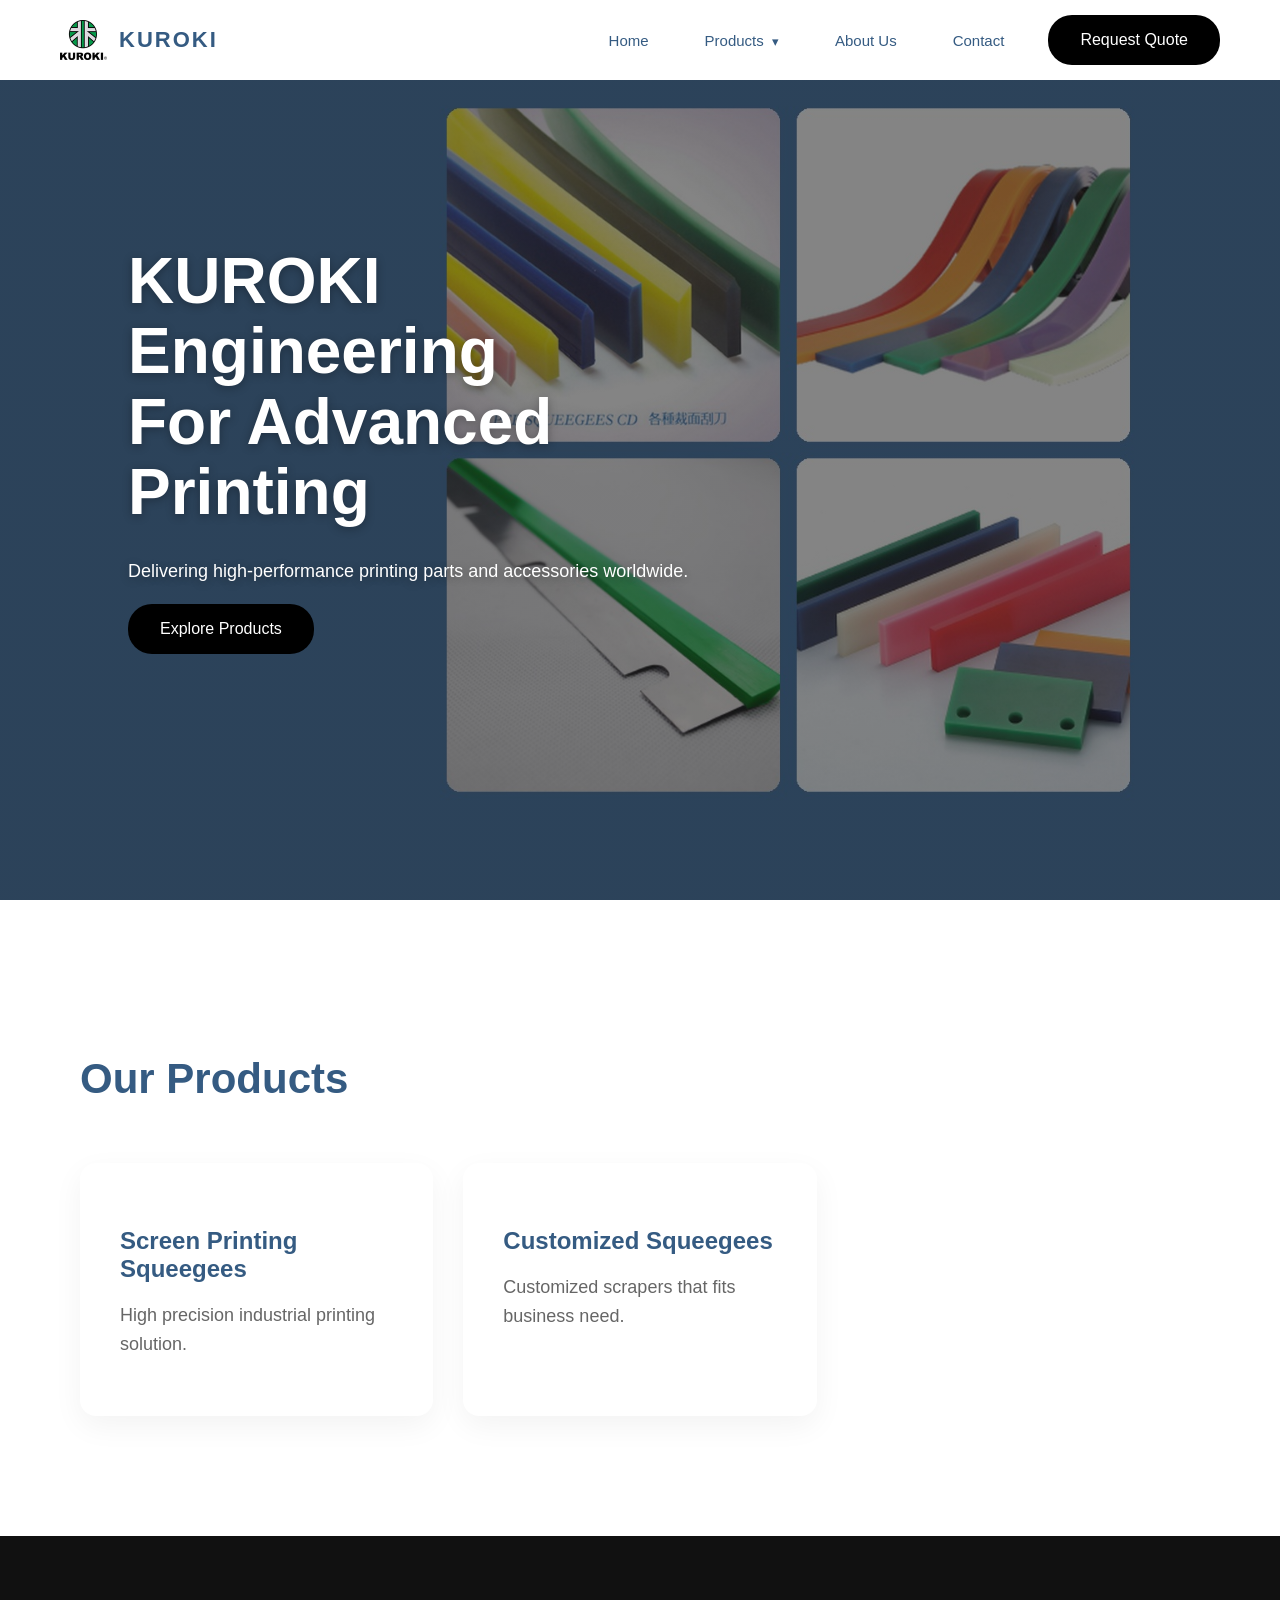
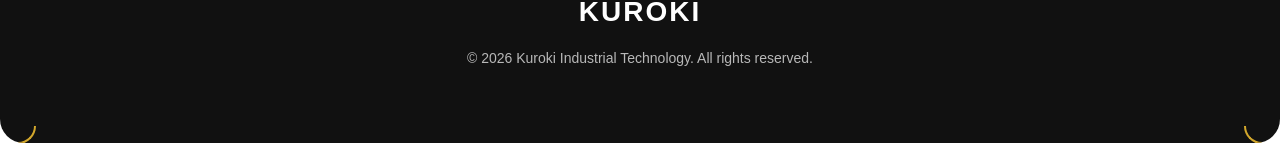
<file: index.html>
<!DOCTYPE html>

<!-- 
告诉浏览器：
这是一个 HTML5 网页文件
-->
<html lang="en">


<head>


<!-- 
网页字符编码
支持中文、英文以及特殊符号
-->
<meta charset="UTF-8">



<!-- 
响应式设计设置

让网页可以适配：
电脑
平板
手机
-->
<meta 
name="viewport" 
content="width=device-width, initial-scale=1.0">



<!-- 
浏览器标签页显示名称
-->
<title>
Kuroki Industrial Technology
</title>




<!-- 
连接外部 CSS 文件

后续所有视觉设计：
颜色
字体
布局
动画

都会写在 style.css
-->
<link 
rel="stylesheet" 
href="style.css">



</head>





<body>





<!-- ==================================================
                    NAVBAR
=================================================== -->


<!-- 
固定顶部导航栏

功能：
1. Logo展示
2. 网站页面入口
3. Request Quote按钮


设计要求：
80px高度
白色背景

-->
<header class="navbar">





<!-- 公司Logo -->

<div class="logo" style="cursor: pointer;" onclick="window.location.href='index.html'">
    <img src="logo.png" alt="Kuroki Logo">
    <span>KUROKI</span>
</div>



<!-- 
移动端汉堡按钮

只在900px以下显示

点击控制菜单展开/收起
-->
<button class="menu-toggle" onclick="toggleMenu()">
<span></span>
<span></span>
<span></span>
</button>



<!-- 
导航菜单区域

对应设计：

Home
Products
About Us
Contact

包含 id="mainMenu" 供 JS 控制展开/收起
-->
        <nav class="menu" id="mainMenu">
        <a href="index.html">Home</a>
        <div class="dropdown">
            <a href="#" class="dropdown-toggle" onclick="toggleDropdown(event)">
                Products <small>▾</small>
            </a>
            <div class="dropdown-menu">
                <div class="dropdown-column">
                    <h4>Screen Printing Squeegees</h4>
                    <a href="product-xp.html">X/XP Series</a>
                    <a href="product-sr.html">S/SR Series</a>
                    <a href="product-v.html">V/VP Series</a>
                    <a href="product-c.html">C Series</a>
                </div>
                <div class="dropdown-column">
                    <h4>&nbsp;</h4>
                    <a href="product-ep.html">EP Series</a>
                    <a href="product-sp.html">SP/SPB Series</a>
                    <a href="product-tp.html">TP Series</a>
                </div>
                <div class="dropdown-column">
                    <h4>Customized</h4>
                    <a href="product-custom.html">Customized Squeegees</a>
                </div>
                <div class="dropdown-column">
                    <h4>Product Guide</h4>
                    <a href="product-guide-choice.html">How to choose right squeegees</a>
                    <a href="product-guide-maintenance.html">Maintenance Guide</a>
                </div>
            </div>
        </div>
        <a href="about.html">About Us</a>
        <a href="contact.html">Contact</a>
        <button onclick="window.location.href='contact.html'">Request Quote</button>
    </nav>


</header>









<!-- ==================================================
                    HERO SECTION
=================================================== -->



<!--

Homepage 第一屏

高度：
100vh


包含：

工业背景图片

主标题

描述文字

Explore Products按钮


-->
<section class="hero">





<!--

Hero内部内容

控制文字位置

-->
<div class="hero-content">






<h1>

KUROKI Engineering
<br>

For Advanced Printing

</h1>






<p>

Delivering high-performance
printing parts and accessories worldwide.

</p>







<!--

主要行动按钮

用户点击进入产品页面

-->
<button onclick="openProductDropdown()">

Explore Products

</button>




</div>


</section>











<!-- ==================================================
                    PRODUCTS SECTION
=================================================== -->



<section class="products">






<!-- 区域标题 -->

<h2>

Our Products

</h2>







<!--

产品Grid布局


未来增加产品：

只需要复制一个 product-card

即可扩展

-->
<div class="product-grid">








<!-- Product Card 1 -->


<div class="product-card">



<h3>

Screen Printing Squeegees

</h3>




<p>

High precision industrial printing solution.

</p>



</div>







<!-- Product Card 2 -->


<div class="product-card">



<h3>

Customized Squeegees

</h3>



<p>

Customized scrapers that fits business need.

</p>



</div>





</div>



</section>















<footer class="footer">
    <div class="container">
        <div class="footer-logo">KUROKI</div>
        <p>&copy; 2026 Kuroki Industrial Technology. All rights reserved.</p>
    </div>
</footer>

<!-- 
移动端菜单交互脚本

控制汉堡菜单展开/收起

控制Products点击展开
-->
<script>

var mainMenu = document.getElementById('mainMenu');
var menuToggleBtn = document.querySelector('.menu-toggle');


/*
点击汉堡按钮

展开/收起整个移动端菜单

同时把按钮变成 X 图标，
并且在收起时，顺便把 Products 子菜单也收起
*/

function toggleMenu() {

mainMenu.classList.toggle('menu-open');

menuToggleBtn.classList.toggle('active');


if (!mainMenu.classList.contains('menu-open')) {

closeAllDropdowns();

}

}


/*
点击 Products

展开/收起子菜单（X / S / V / XP-SR 系列）
*/

function toggleDropdown(e) {

// 阻止点击跳转到 #
e.preventDefault();

// 防止这次点击被外部区域的关闭逻辑立刻抓到，导致刚展开又被关掉
e.stopPropagation();

e.currentTarget
.closest('.dropdown')
.classList.toggle('dropdown-open');

}

function openProductDropdown() {
    window.scrollTo({ top: 0, behavior: 'smooth' });
    setTimeout(function() {
        var dropdown = document.querySelector('.dropdown');
        if (dropdown) {
            dropdown.classList.add('dropdown-open');
        }
    }, 500);
}


/*
收起所有展开的 Products 子菜单
*/

function closeAllDropdowns() {

document.querySelectorAll('.dropdown.dropdown-open')
.forEach(function(d) {
d.classList.remove('dropdown-open');
});

}


/*
点击菜单里的普通链接
（Home / About Us / Contact / 
Request Quote / X Series 等具体产品链接）

自动收起整个移动端菜单
*/

document.querySelectorAll('#mainMenu a:not(.dropdown-toggle)')
.forEach(function(link) {

link.addEventListener('click', function() {

mainMenu.classList.remove('menu-open');
menuToggleBtn.classList.remove('active');
closeAllDropdowns();

});

});


/*
点击菜单以外的任何区域

自动收起整个移动端菜单
*/

document.addEventListener('click', function(e) {

var clickedInsideMenu = mainMenu.contains(e.target);
var clickedToggleBtn = menuToggleBtn.contains(e.target);

if (!clickedInsideMenu && !clickedToggleBtn) {

mainMenu.classList.remove('menu-open');
menuToggleBtn.classList.remove('active');
closeAllDropdowns();

}

});

</script>


</body>


</html>
</file>
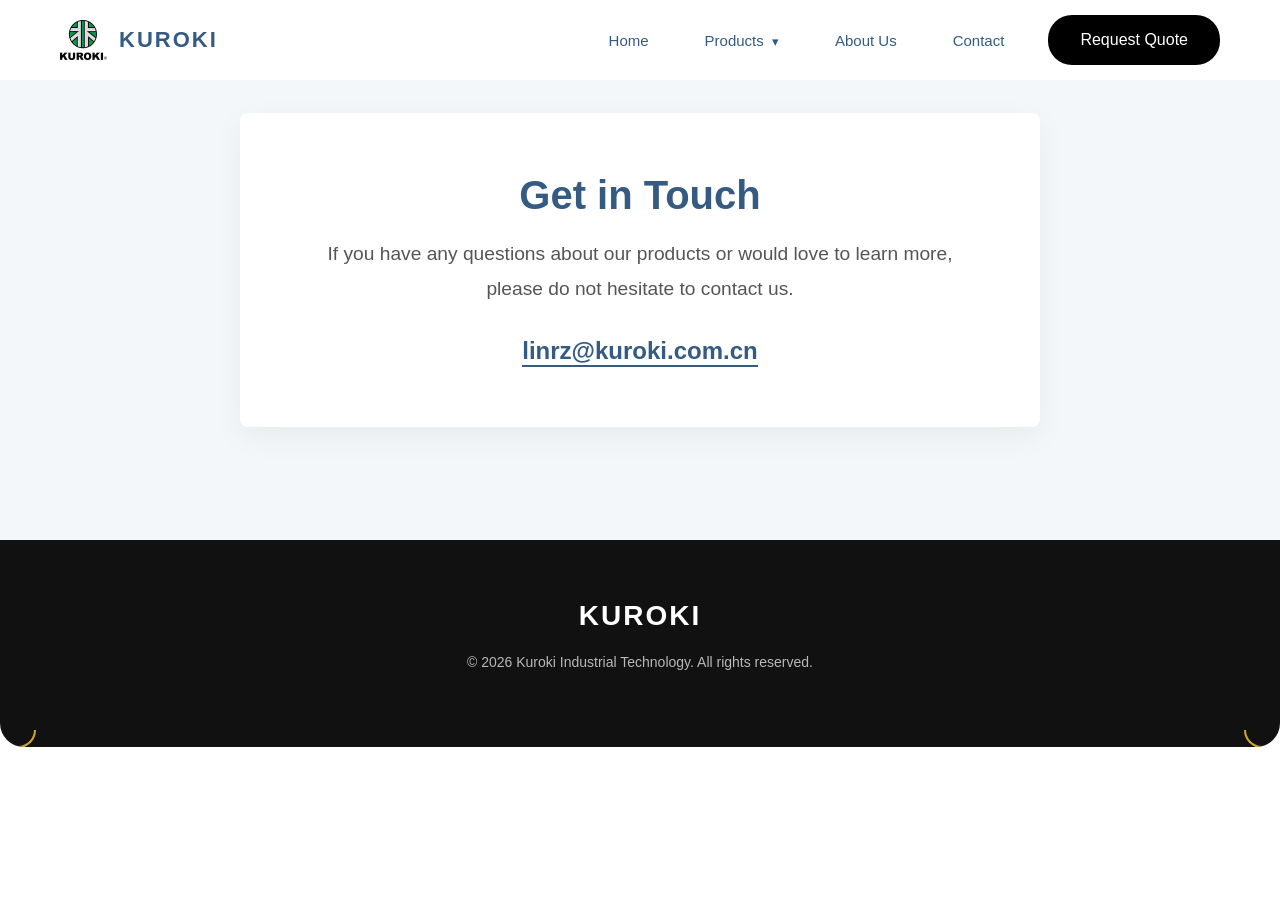
<file: contact.html>
<!DOCTYPE html>
<html lang="en">
<head>
    <meta charset="UTF-8">
    <meta name="viewport" content="width=device-width, initial-scale=1.0">
    <title>Contact Us - Kuroki Industrial Technology</title>
    <link rel="stylesheet" href="style.css">
    <style>
        .contact-section {
            padding: 100px 20px;
            background-color: #f4f7f9;
            text-align: center;
            min-height: 60vh;
            display: flex;
            flex-direction: column;
            justify-content: center;
            align-items: center;
        }
        .contact-container {
            max-width: 800px;
            margin: 0 auto;
            background: white;
            padding: 60px;
            border-radius: 8px;
            box-shadow: 0 10px 30px rgba(0,0,0,0.05);
        }
        .contact-section h1 {
            color: #355B82;
            font-size: 2.5rem;
            margin-bottom: 20px;
        }
        .contact-section p {
            font-size: 1.2rem;
            line-height: 1.8;
            color: #555;
            margin-bottom: 30px;
        }
        .contact-email {
            display: inline-block;
            font-size: 1.5rem;
            color: #355B82;
            text-decoration: none;
            font-weight: bold;
            border-bottom: 2px solid #355B82;
            transition: all 0.3s ease;
        }
        .contact-email:hover {
            color: #2a4867;
            border-bottom-color: #2a4867;
            transform: translateY(-2px);
        }
        @media (max-width: 768px) {
            .contact-container {
                padding: 40px 20px;
            }
            .contact-section h1 {
                font-size: 2rem;
            }
            .contact-section p {
                font-size: 1.1rem;
            }
            .contact-email {
                font-size: 1.2rem;
            }
        }
    </style>
</head>
<body>

<header class="navbar">
    <div class="logo" style="cursor: pointer;" onclick="window.location.href='index.html'">
        <img src="logo.png" alt="Kuroki Logo">
        <span>KUROKI</span>
    </div>

    <button class="menu-toggle" onclick="toggleMenu()" aria-label="Toggle navigation">
        <span></span><span></span><span></span>
    </button>

            <nav class="menu" id="mainMenu">
        <a href="index.html">Home</a>
        <div class="dropdown">
            <a href="#" class="dropdown-toggle" onclick="toggleDropdown(event)">
                Products <small>▾</small>
            </a>
            <div class="dropdown-menu">
                <div class="dropdown-column">
                    <h4>Screen Printing Squeegees</h4>
                    <a href="product-xp.html">X/XP Series</a>
                    <a href="product-sr.html">S/SR Series</a>
                    <a href="product-v.html">V/VP Series</a>
                    <a href="product-c.html">C Series</a>
                </div>
                <div class="dropdown-column">
                    <h4>&nbsp;</h4>
                    <a href="product-ep.html">EP Series</a>
                    <a href="product-sp.html">SP/SPB Series</a>
                    <a href="product-tp.html">TP Series</a>
                </div>
                <div class="dropdown-column">
                    <h4>Customized</h4>
                    <a href="product-custom.html">Customized Squeegees</a>
                </div>
                <div class="dropdown-column">
                    <h4>Product Guide</h4>
                    <a href="product-guide-choice.html">How to choose right squeegees</a>
                    <a href="product-guide-maintenance.html">Maintenance Guide</a>
                </div>
            </div>
        </div>
        <a href="about.html">About Us</a>
        <a href="contact.html">Contact</a>
        <button onclick="window.location.href='contact.html'">Request Quote</button>
    </nav>
</header>

<main>
    <section class="contact-section">
        <div class="contact-container">
            <h1>Get in Touch</h1>
            <p>If you have any questions about our products or would love to learn more, please do not hesitate to contact us.</p>
            <a href="mailto:linrz@kuroki.com.cn" class="contact-email">linrz@kuroki.com.cn</a>
        </div>
    </section>
</main>

<footer class="footer">
    <div class="container">
        <div class="footer-logo">KUROKI</div>
        <p>&copy; 2026 Kuroki Industrial Technology. All rights reserved.</p>
    </div>
</footer>

<script>
    var mainMenu = document.getElementById('mainMenu');
    var menuToggleBtn = document.querySelector('.menu-toggle');

    function toggleMenu() {
        mainMenu.classList.toggle('menu-open');
        menuToggleBtn.classList.toggle('active');

        if (!mainMenu.classList.contains('menu-open')) {
            closeAllDropdowns();
        }
    }

    function toggleDropdown(event) {
        event.preventDefault();
        event.stopPropagation();
        event.currentTarget.closest('.dropdown').classList.toggle('dropdown-open');
    }

    function closeAllDropdowns() {
        document.querySelectorAll('.dropdown.dropdown-open').forEach(function(dropdown) {
            dropdown.classList.remove('dropdown-open');
        });
    }

    document.querySelectorAll('#mainMenu a:not(.dropdown-toggle)').forEach(function(link) {
        link.addEventListener('click', function() {
            mainMenu.classList.remove('menu-open');
            menuToggleBtn.classList.remove('active');
            closeAllDropdowns();
        });
    });

    document.addEventListener('click', function(event) {
        var clickedInsideMenu = mainMenu.contains(event.target);
        var clickedToggleButton = menuToggleBtn.contains(event.target);

        if (!clickedInsideMenu && !clickedToggleButton) {
            mainMenu.classList.remove('menu-open');
            menuToggleBtn.classList.remove('active');
            closeAllDropdowns();
        }
    });
</script>

</body>
</html>
</file>
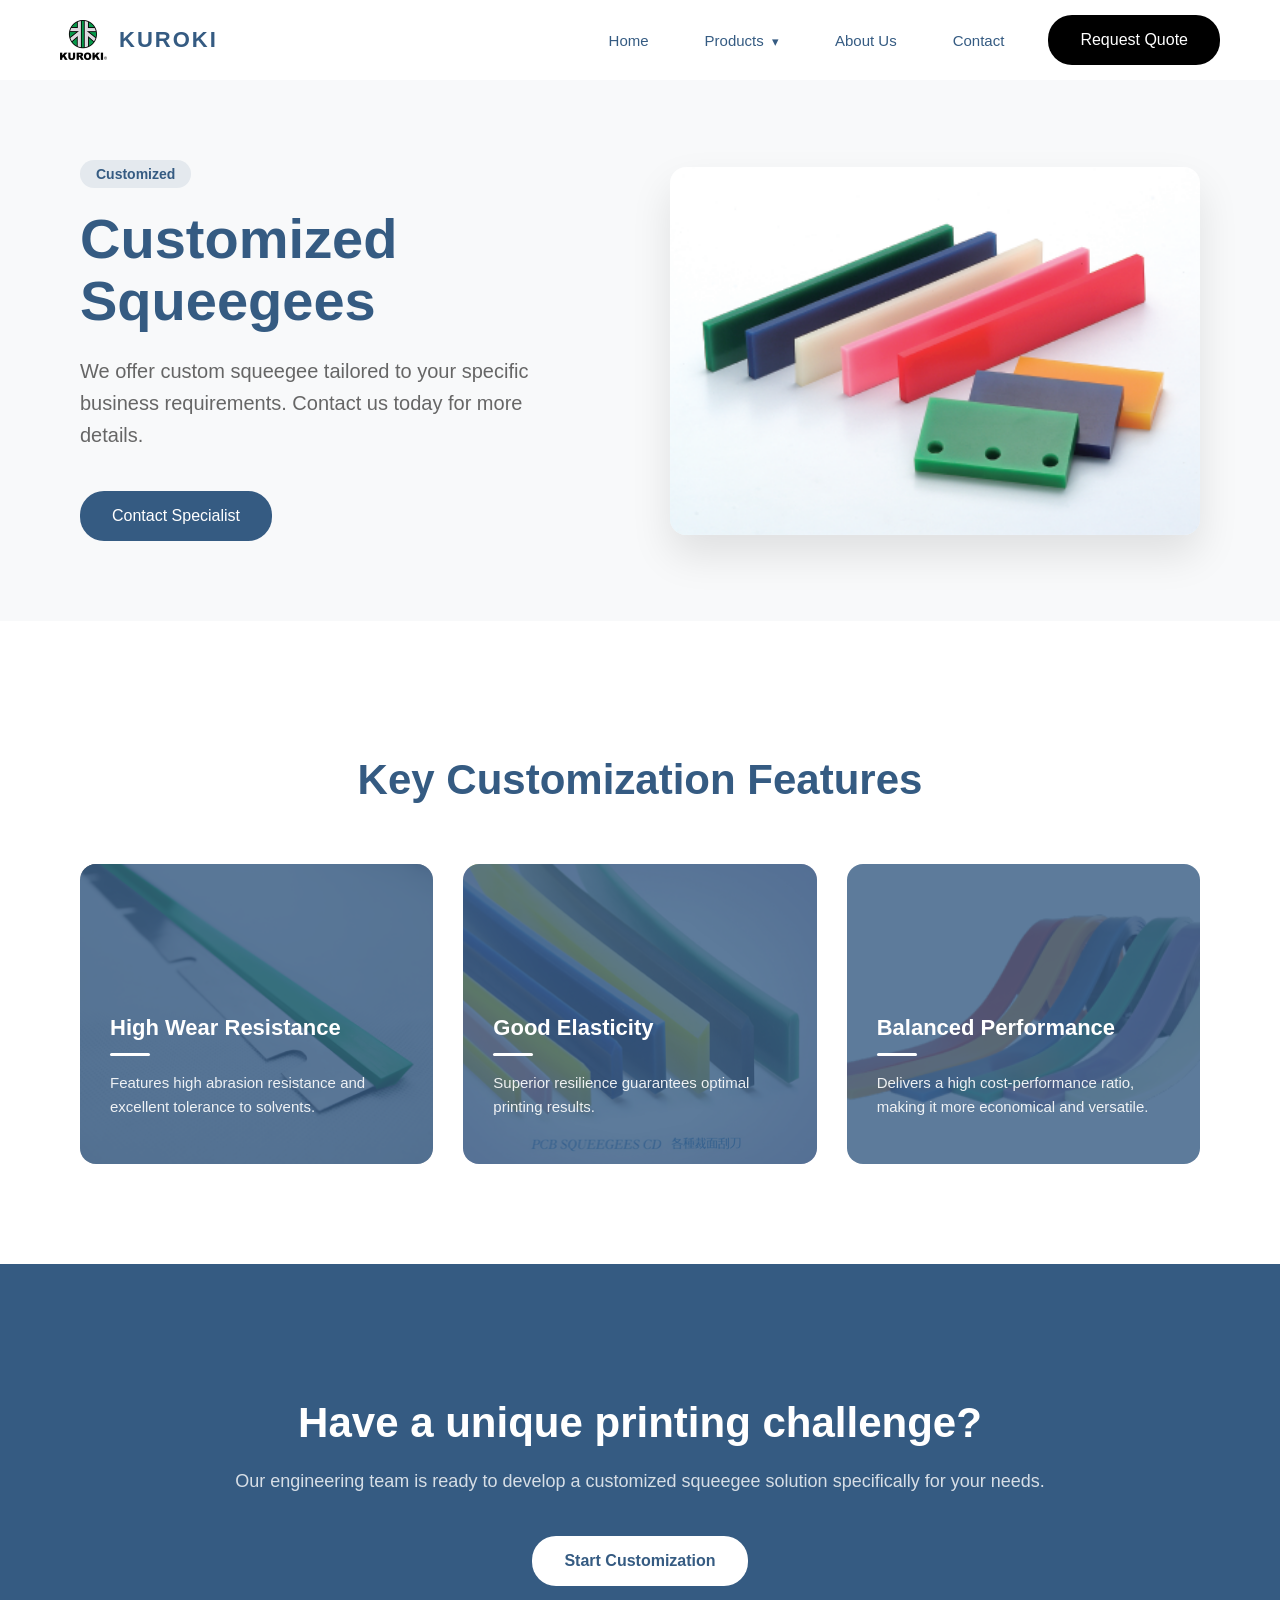
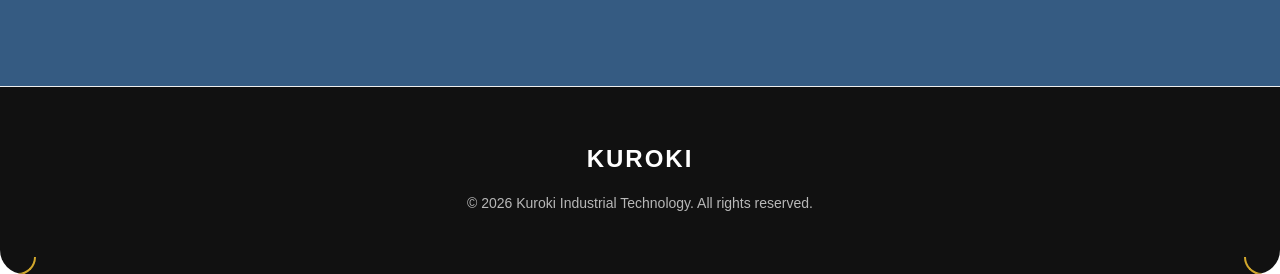
<file: product-custom.html>
<!DOCTYPE html>
<html lang="en">
<head>
    <meta charset="UTF-8">
    <meta name="viewport" content="width=device-width, initial-scale=1.0">
    <title>Customized Squeegees - Kuroki Industrial Technology</title>
    <link rel="stylesheet" href="style.css">
    <link rel="stylesheet" href="product.css">
</head>
<body>

<header class="navbar">
    <div class="logo" style="cursor: pointer;" onclick="window.location.href='index.html'">
        <img src="logo.png" alt="Kuroki Logo">
        <span>KUROKI</span>
    </div>

    <button class="menu-toggle" onclick="toggleMenu()" aria-label="Toggle navigation">
        <span></span><span></span><span></span>
    </button>

            <nav class="menu" id="mainMenu">
        <a href="index.html">Home</a>
        <div class="dropdown">
            <a href="#" class="dropdown-toggle" onclick="toggleDropdown(event)">
                Products <small>▾</small>
            </a>
            <div class="dropdown-menu">
                <div class="dropdown-column">
                    <h4>Screen Printing Squeegees</h4>
                    <a href="product-xp.html">X/XP Series</a>
                    <a href="product-sr.html">S/SR Series</a>
                    <a href="product-v.html">V/VP Series</a>
                    <a href="product-c.html">C Series</a>
                </div>
                <div class="dropdown-column">
                    <h4>&nbsp;</h4>
                    <a href="product-ep.html">EP Series</a>
                    <a href="product-sp.html">SP/SPB Series</a>
                    <a href="product-tp.html">TP Series</a>
                </div>
                <div class="dropdown-column">
                    <h4>Customized</h4>
                    <a href="product-custom.html">Customized Squeegees</a>
                </div>
                <div class="dropdown-column">
                    <h4>Product Guide</h4>
                    <a href="product-guide-choice.html">How to choose right squeegees</a>
                    <a href="product-guide-maintenance.html">Maintenance Guide</a>
                </div>
            </div>
        </div>
        <a href="about.html">About Us</a>
        <a href="contact.html">Contact</a>
        <button onclick="window.location.href='contact.html'">Request Quote</button>
    </nav>
</header>

<main>
    <section class="product-hero">
        <div class="container">
            <div class="product-hero-content">
                <span class="category-tag">Customized</span>
                <h1>Customized Squeegees</h1>
                <p class="description">
                    We offer custom squeegee tailored to your specific business requirements. Contact us today for more details.
                </p>
                <button class="primary-btn">Contact Specialist</button>
            </div>

            <div class="product-hero-image">
                <img src="custom-hero.png" alt="Customized Squeegees" class="refined-img">
            </div>
        </div>
    </section>

    <section class="features">
        <div class="container">
            <h2 class="section-title">Key Customization Features</h2>
            <div class="feature-grid">
                <!-- Feature 1 -->
                <article class="feature-card masked" style="background-image: url('custom-feat-1.png');">
                    <div class="mask-overlay"></div>
                    <div class="content">
                        <h3>High Wear Resistance</h3>
                        <p>
                            Features high abrasion resistance and excellent tolerance to solvents.
                        </p>
                    </div>
                </article>

                <!-- Feature 2 -->
                <article class="feature-card masked" style="background-image: url('custom-feat-2.png');">
                    <div class="mask-overlay"></div>
                    <div class="content">
                        <h3>Good Elasticity</h3>
                        <p>
                            Superior resilience guarantees optimal printing results.
                        </p>
                    </div>
                </article>

                <!-- Feature 3 -->
                <article class="feature-card masked" style="background-image: url('custom-feat-3.png');">
                    <div class="mask-overlay"></div>
                    <div class="content">
                        <h3>Balanced Performance</h3>
                        <p>
                            Delivers a high cost-performance ratio, making it more economical and versatile.
                        </p>
                    </div>
                </article>
            </div>
        </div>
    </section>

    <section class="cta-product">
        <div class="container">
            <h2>Have a unique printing challenge?</h2>
            <p>Our engineering team is ready to develop a customized squeegee solution specifically for your needs.</p>
            <button class="cta-btn">Start Customization</button>
        </div>
    </section>
</main>

<footer class="footer">
    <div class="container">
        <div class="footer-logo">KUROKI</div>
        <p>&copy; 2026 Kuroki Industrial Technology. All rights reserved.</p>
    </div>
</footer>

<script>
    var mainMenu = document.getElementById('mainMenu');
    var menuToggleBtn = document.querySelector('.menu-toggle');

    function toggleMenu() {
        mainMenu.classList.toggle('menu-open');
        menuToggleBtn.classList.toggle('active');

        if (!mainMenu.classList.contains('menu-open')) {
            closeAllDropdowns();
        }
    }

    function toggleDropdown(event) {
        event.preventDefault();
        event.stopPropagation();
        event.currentTarget.closest('.dropdown').classList.toggle('dropdown-open');
    }

    function closeAllDropdowns() {
        document.querySelectorAll('.dropdown.dropdown-open').forEach(function(dropdown) {
            dropdown.classList.remove('dropdown-open');
        });
    }

    document.querySelectorAll('#mainMenu a:not(.dropdown-toggle)').forEach(function(link) {
        link.addEventListener('click', function() {
            mainMenu.classList.remove('menu-open');
            menuToggleBtn.classList.remove('active');
            closeAllDropdowns();
        });
    });

    document.addEventListener('click', function(event) {
        var clickedInsideMenu = mainMenu.contains(event.target);
        var clickedToggleButton = menuToggleBtn.contains(event.target);

        if (!clickedInsideMenu && !clickedToggleButton) {
            mainMenu.classList.remove('menu-open');
            menuToggleBtn.classList.remove('active');
            closeAllDropdowns();
        }
    });
</script>

</body>
</html>
</file>
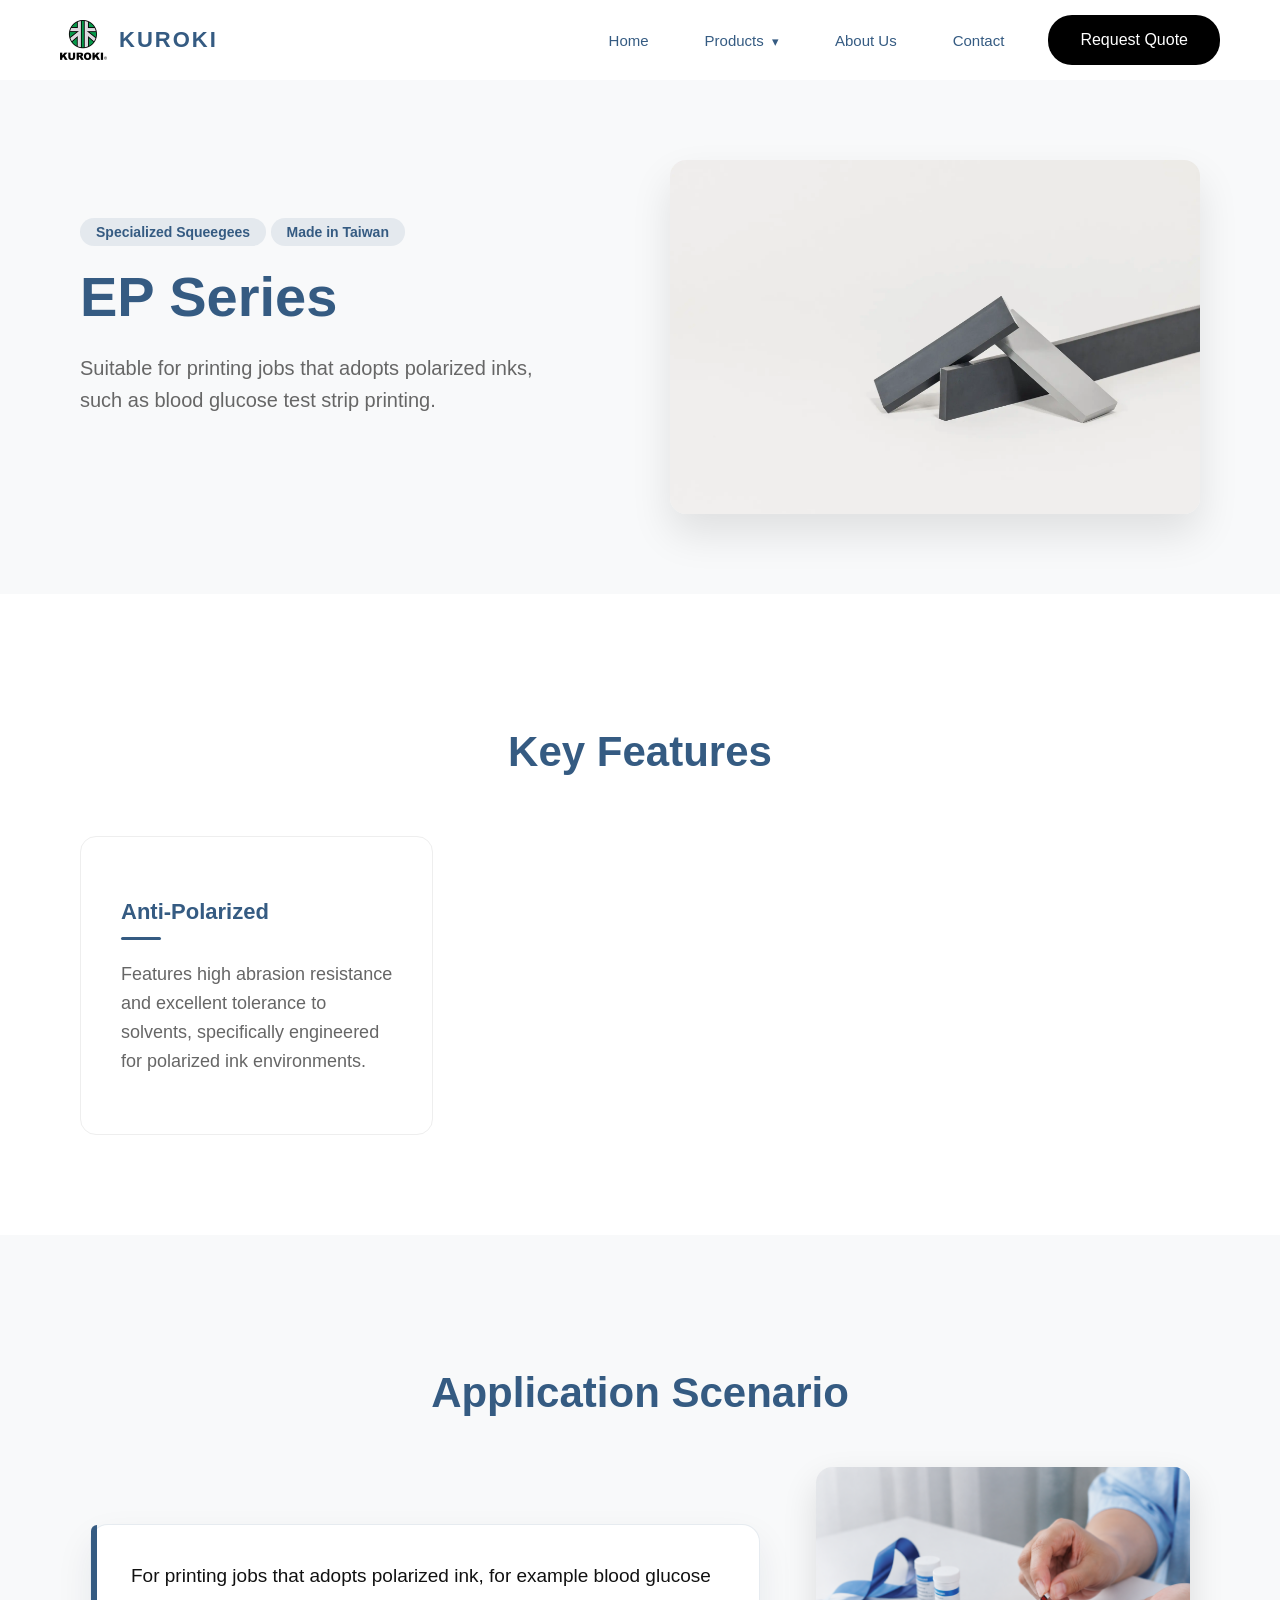
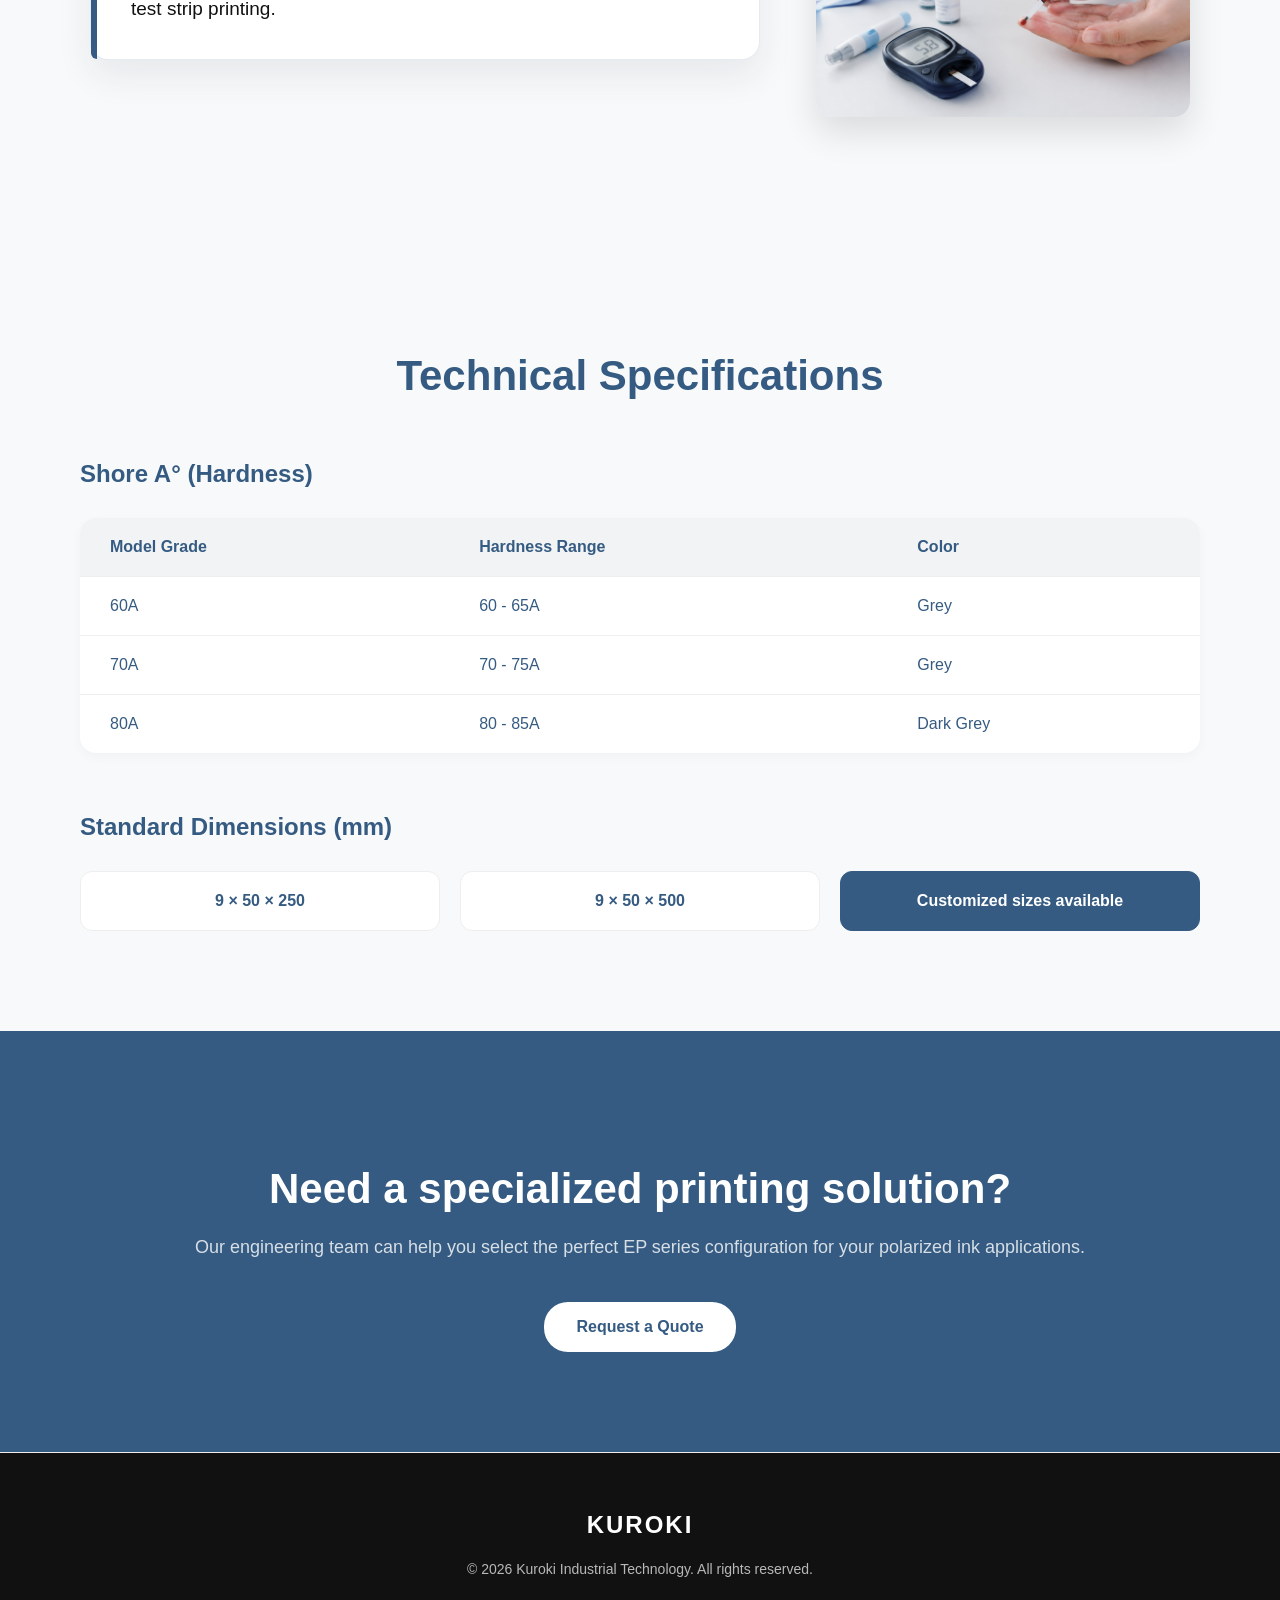
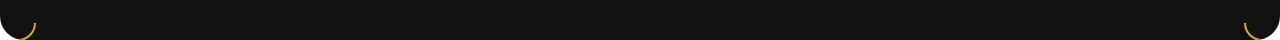
<file: product-ep.html>
<!DOCTYPE html>
<html lang="en">
<head>
    <meta charset="UTF-8">
    <meta name="viewport" content="width=device-width, initial-scale=1.0">
    <title>EP Series - Kuroki Industrial Technology</title>
    <link rel="stylesheet" href="style.css">
    <link rel="stylesheet" href="product.css">
</head>
<body>

<!-- NAVBAR -->
<header class="navbar">
    <div class="logo" style="cursor: pointer;" onclick="window.location.href='index.html'">
        <img src="logo.png" alt="Kuroki Logo">
        <span>KUROKI</span>
    </div>
    <button class="menu-toggle" onclick="toggleMenu()">
        <span></span><span></span><span></span>
    </button>
            <nav class="menu" id="mainMenu">
        <a href="index.html">Home</a>
        <div class="dropdown">
            <a href="#" class="dropdown-toggle" onclick="toggleDropdown(event)">
                Products <small>▾</small>
            </a>
            <div class="dropdown-menu">
                <div class="dropdown-column">
                    <h4>Screen Printing Squeegees</h4>
                    <a href="product-xp.html">X/XP Series</a>
                    <a href="product-sr.html">S/SR Series</a>
                    <a href="product-v.html">V/VP Series</a>
                    <a href="product-c.html">C Series</a>
                </div>
                <div class="dropdown-column">
                    <h4>&nbsp;</h4>
                    <a href="product-ep.html">EP Series</a>
                    <a href="product-sp.html">SP/SPB Series</a>
                    <a href="product-tp.html">TP Series</a>
                </div>
                <div class="dropdown-column">
                    <h4>Customized</h4>
                    <a href="product-custom.html">Customized Squeegees</a>
                </div>
                <div class="dropdown-column">
                    <h4>Product Guide</h4>
                    <a href="product-guide-choice.html">How to choose right squeegees</a>
                    <a href="product-guide-maintenance.html">Maintenance Guide</a>
                </div>
            </div>
        </div>
        <a href="about.html">About Us</a>
        <a href="contact.html">Contact</a>
        <button onclick="window.location.href='contact.html'">Request Quote</button>
    </nav>
</header>

<!-- PRODUCT HERO -->
<section class="product-hero">
    <div class="container">
        <div class="product-hero-content">
            <span class="category-tag">Specialized Squeegees</span>
                <span class="category-tag">Made in Taiwan</span>
            <h1>EP Series</h1>
            <p class="description">Suitable for printing jobs that adopts polarized inks, such as blood glucose test strip printing.</p>
            <button class="primary-btn" style="display: none;">Download Data Sheet</button>
        </div>
        <div class="product-hero-image">
            <img src="product-ep.webp" alt="EP Series Squeegee" class="refined-img">
        </div>
    </div>
</section>

<!-- FEATURES SECTION -->
<section class="features">
    <div class="container">
        <h2 class="section-title">Key Features</h2>
        <div class="feature-grid">
            <div class="feature-card">
                <h3>Anti-Polarized</h3>
                <p>Features high abrasion resistance and excellent tolerance to solvents, specifically engineered for polarized ink environments.</p>
            </div>
        </div>
    </div>
</section>

<!-- APPLICATION SCENARIO SECTION -->
<section class="application-scenario">
    <div class="container">
        <h2 class="section-title">Application Scenario</h2>
        <div class="application-scenario-content">
            <div class="application-scenario-text">
                <div class="application-scenario-card">
                    <p>For printing jobs that adopts polarized ink, for example blood glucose test strip printing.</p>
                </div>
            </div>
            <div class="application-scenario-image">
                <img src="app-ep.png" alt="EP Series Application - Blood Glucose Test Strip Printing">
            </div>
        </div>
    </div>
</section>

<!-- SPECIFICATIONS SECTION -->
<section class="specs">
    <div class="container">
        <h2 class="section-title">Technical Specifications</h2>
        
        <div class="spec-group">
            <h3>Shore A° (Hardness)</h3>
            <div class="spec-table-wrapper">
                <table class="spec-table">
                    <thead>
                        <tr>
                            <th>Model Grade</th>
                            <th>Hardness Range</th>
                            <th>Color</th>
                        </tr>
                    </thead>
                    <tbody>
                        <tr><td>60A</td><td>60 - 65A</td><td>Grey</td></tr>
                        <tr><td>70A</td><td>70 - 75A</td><td>Grey</td></tr>
                        <tr><td>80A</td><td>80 - 85A</td><td>Dark Grey</td></tr>
                    </tbody>
                </table>
            </div>
        </div>

        <div class="spec-group">
            <h3>Standard Dimensions (mm)</h3>
            <div class="dimension-grid">
                <div class="dim-item">9 × 50 × 250</div>
                <div class="dim-item">9 × 50 × 500</div>
                <div class="dim-item customized">Customized sizes available</div>
            </div>
        </div>
    </div>
</section>

<!-- CTA SECTION -->
<section class="cta-product">
    <div class="container">
        <h2>Need a specialized printing solution?</h2>
        <p>Our engineering team can help you select the perfect EP series configuration for your polarized ink applications.</p>
        <button class="cta-btn">Request a Quote</button>
    </div>
</section>

<!-- FOOTER -->
<footer class="footer">
    <div class="container">
        <div class="footer-logo">KUROKI</div>
        <p>&copy; 2026 Kuroki Industrial Technology. All rights reserved.</p>
    </div>
</footer>

<script>
    var mainMenu = document.getElementById('mainMenu');
    var menuToggleBtn = document.querySelector('.menu-toggle');

    function toggleMenu() {
        mainMenu.classList.toggle('menu-open');
        menuToggleBtn.classList.toggle('active');
        if (!mainMenu.classList.contains('menu-open')) {
            closeAllDropdowns();
        }
    }

    function toggleDropdown(e) {
        e.preventDefault();
        e.stopPropagation();
        e.currentTarget.closest('.dropdown').classList.toggle('dropdown-open');
    }

    function closeAllDropdowns() {
        document.querySelectorAll('.dropdown.dropdown-open').forEach(function(d) {
            d.classList.remove('dropdown-open');
        });
    }

    document.addEventListener('click', function(e) {
        if (!mainMenu.contains(e.target) && !menuToggleBtn.contains(e.target)) {
            mainMenu.classList.remove('menu-open');
            menuToggleBtn.classList.remove('active');
            closeAllDropdowns();
        }
    });
</script>

</body>
</html>
</file>
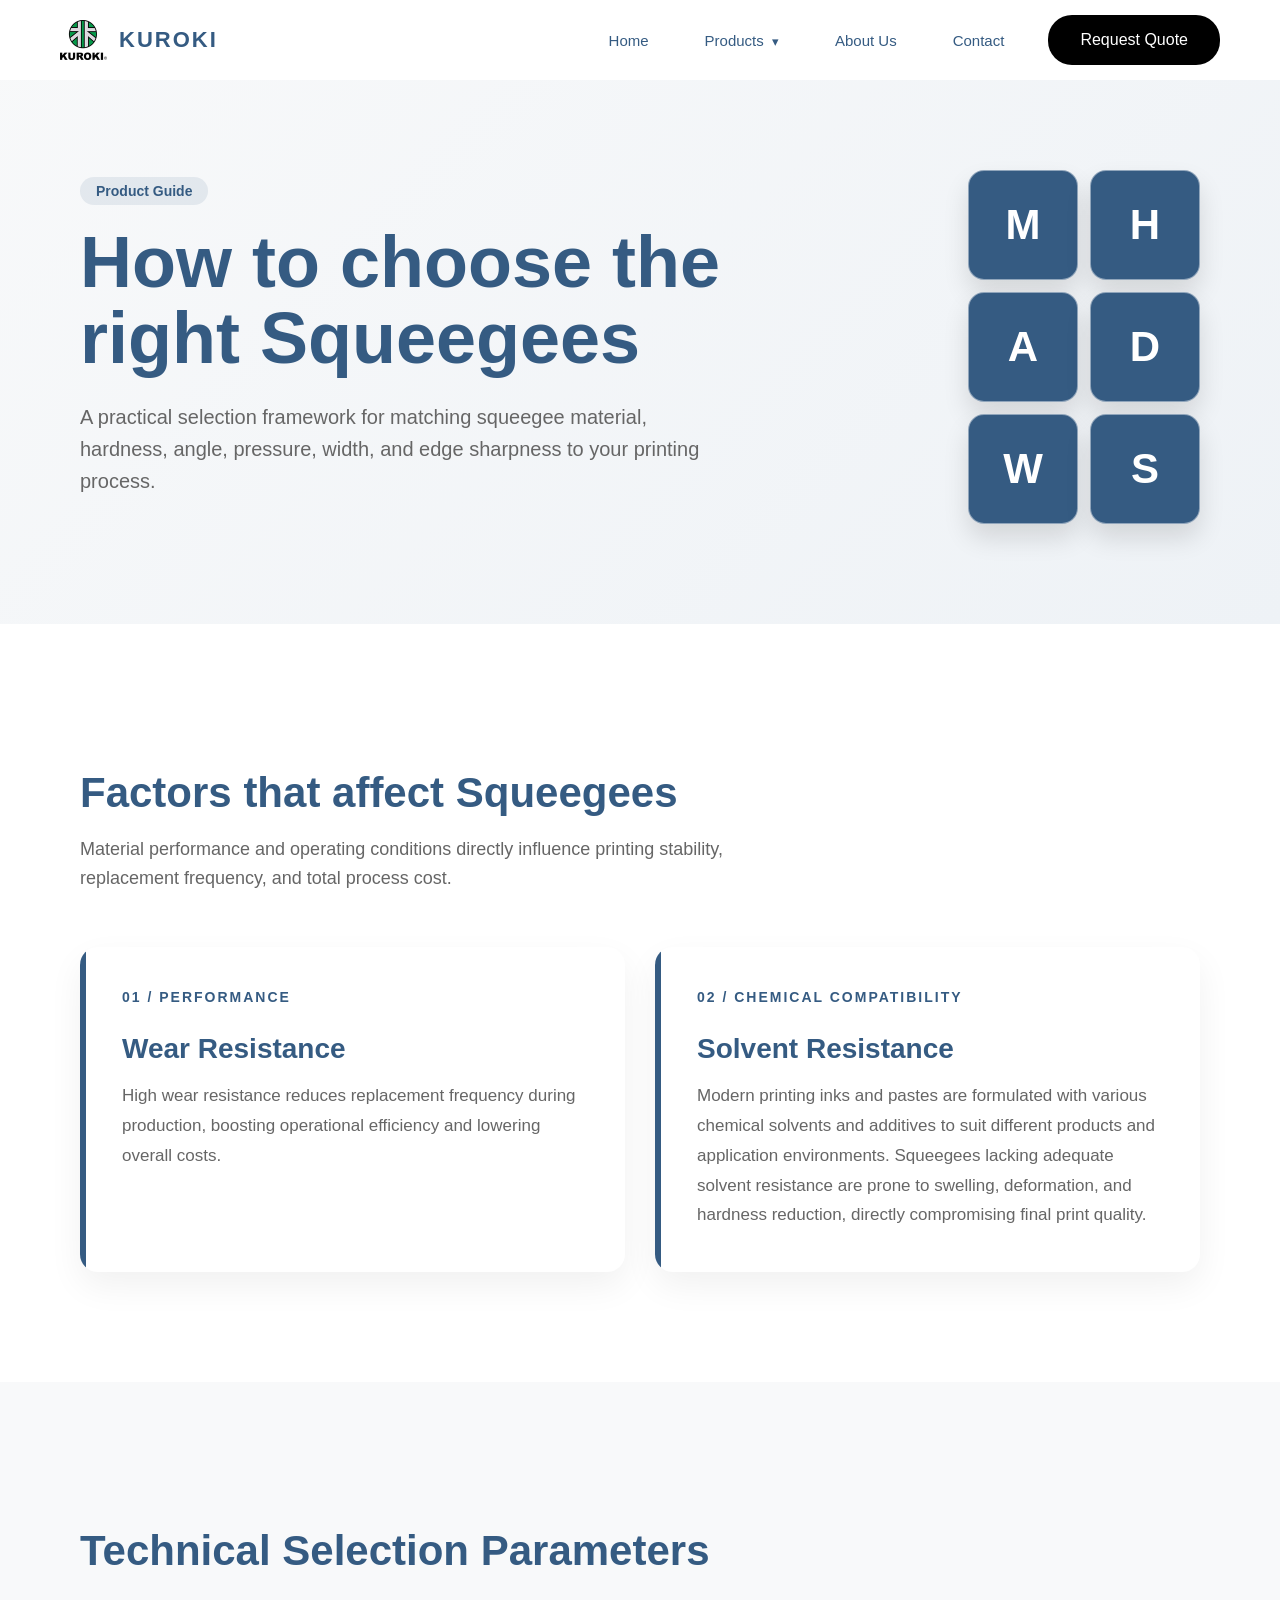
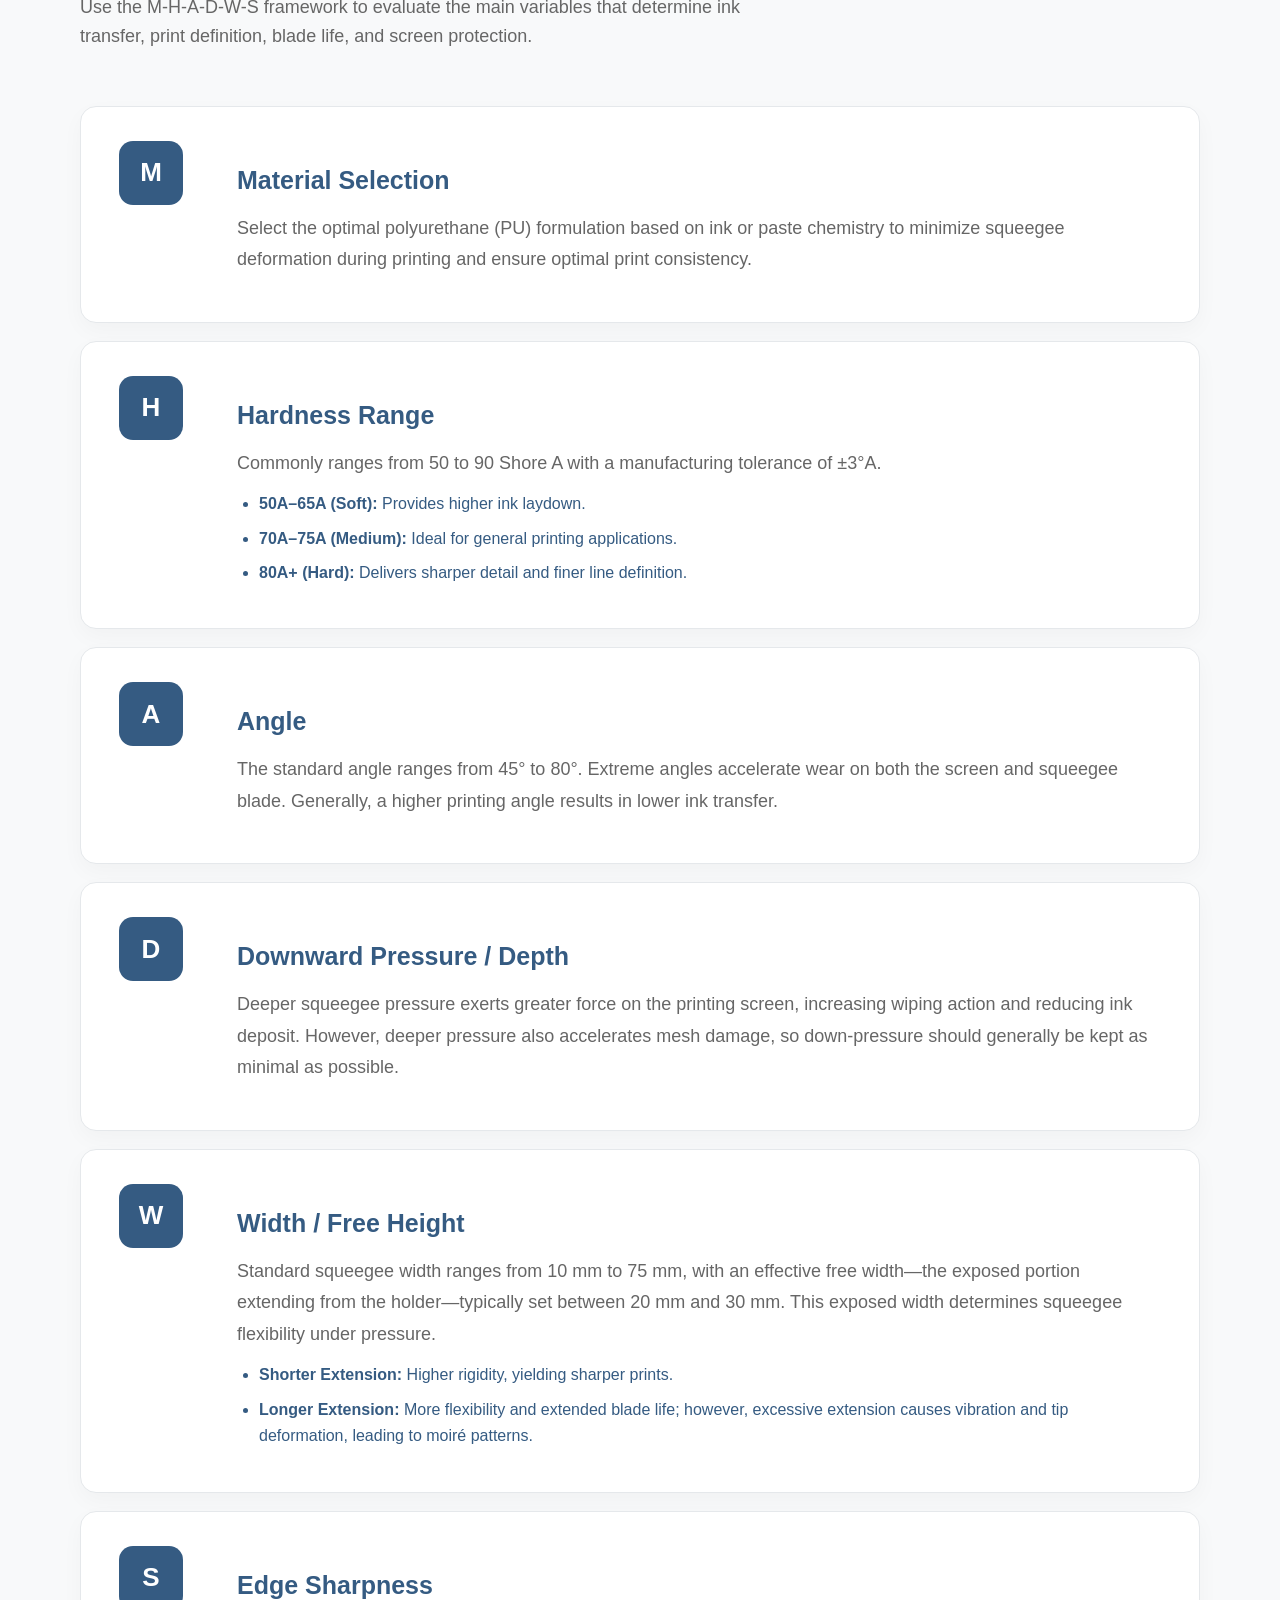
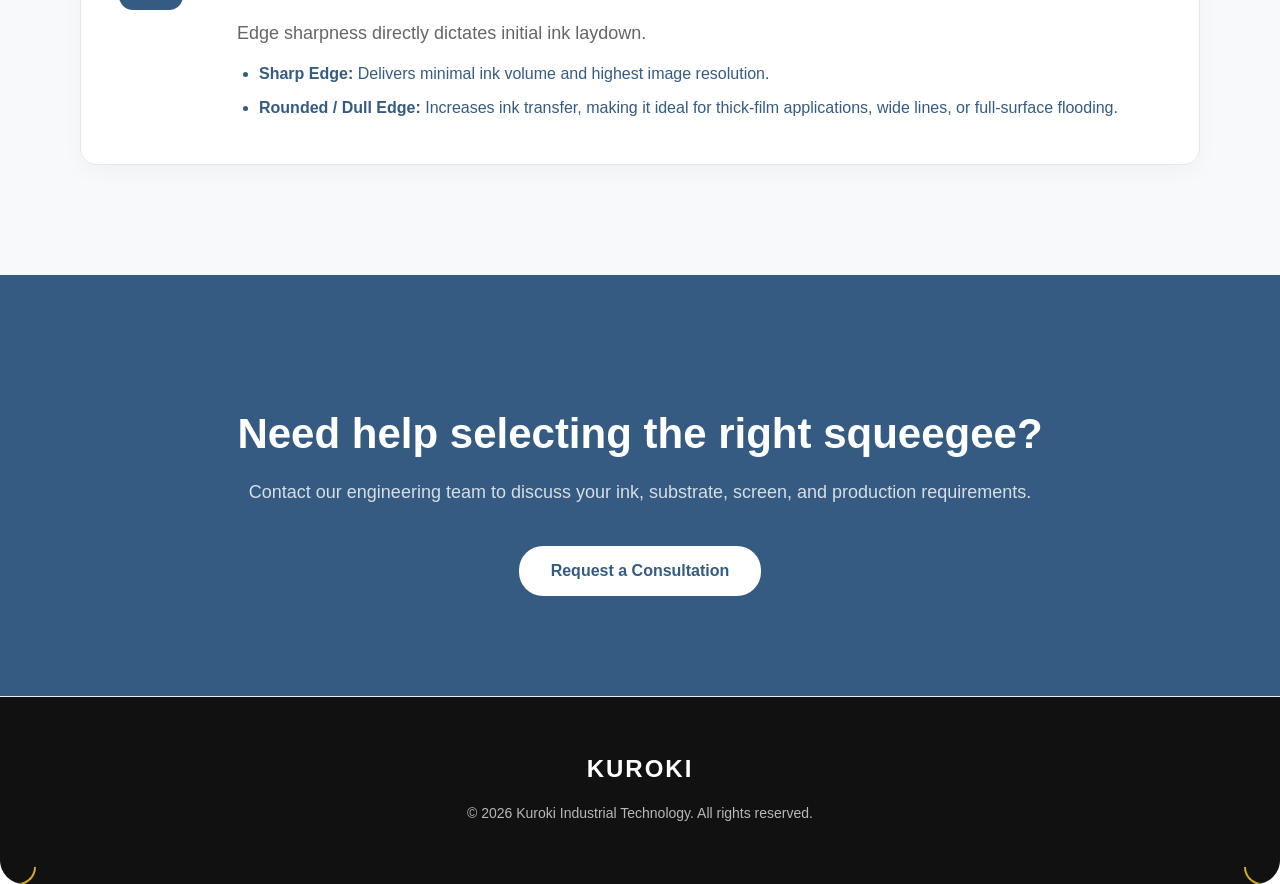
<file: product-guide-choice.html>
<!DOCTYPE html>
<html lang="en">
<head>
    <meta charset="UTF-8">
    <meta name="viewport" content="width=device-width, initial-scale=1.0">
    <title>How to Choose the Right Squeegees - Kuroki Industrial Technology</title>
    <link rel="stylesheet" href="style.css">
    <link rel="stylesheet" href="product.css">
</head>
<body>

<header class="navbar">
    <div class="logo" style="cursor: pointer;" onclick="window.location.href='index.html'">
        <img src="logo.png" alt="Kuroki Logo">
        <span>KUROKI</span>
    </div>

    <button class="menu-toggle" onclick="toggleMenu()" aria-label="Toggle navigation">
        <span></span><span></span><span></span>
    </button>

            <nav class="menu" id="mainMenu">
        <a href="index.html">Home</a>
        <div class="dropdown">
            <a href="#" class="dropdown-toggle" onclick="toggleDropdown(event)">
                Products <small>▾</small>
            </a>
            <div class="dropdown-menu">
                <div class="dropdown-column">
                    <h4>Screen Printing Squeegees</h4>
                    <a href="product-xp.html">X/XP Series</a>
                    <a href="product-sr.html">S/SR Series</a>
                    <a href="product-v.html">V/VP Series</a>
                    <a href="product-c.html">C Series</a>
                </div>
                <div class="dropdown-column">
                    <h4>&nbsp;</h4>
                    <a href="product-ep.html">EP Series</a>
                    <a href="product-sp.html">SP/SPB Series</a>
                    <a href="product-tp.html">TP Series</a>
                </div>
                <div class="dropdown-column">
                    <h4>Customized</h4>
                    <a href="product-custom.html">Customized Squeegees</a>
                </div>
                <div class="dropdown-column">
                    <h4>Product Guide</h4>
                    <a href="product-guide-choice.html">How to choose right squeegees</a>
                    <a href="product-guide-maintenance.html">Maintenance Guide</a>
                </div>
            </div>
        </div>
        <a href="about.html">About Us</a>
        <a href="contact.html">Contact</a>
        <button onclick="window.location.href='contact.html'">Request Quote</button>
    </nav>
</header>

<main>
    <section class="guide-hero">
        <div class="container">
            <div class="guide-hero-content">
                <span class="category-tag">Product Guide</span>
                <h1>How to choose the right Squeegees</h1>
                <p>
                    A practical selection framework for matching squeegee material, hardness,
                    angle, pressure, width, and edge sharpness to your printing process.
                </p>
            </div>

            <div class="guide-hero-index" aria-label="Technical selection parameters">
                <span>M</span>
                <span>H</span>
                <span>A</span>
                <span>D</span>
                <span>W</span>
                <span>S</span>
            </div>
        </div>
    </section>

    <section class="guide-section">
        <div class="container">
            <div class="guide-section-heading">
                <h2>Factors that affect Squeegees</h2>
                <p>
                    Material performance and operating conditions directly influence printing stability,
                    replacement frequency, and total process cost.
                </p>
            </div>

            <div class="guide-factor-grid">
                <article class="guide-factor-card">
                    <span class="guide-factor-number">01 / PERFORMANCE</span>
                    <h3>Wear Resistance</h3>
                    <p>
                        High wear resistance reduces replacement frequency during production, boosting
                        operational efficiency and lowering overall costs.
                    </p>
                </article>

                <article class="guide-factor-card">
                    <span class="guide-factor-number">02 / CHEMICAL COMPATIBILITY</span>
                    <h3>Solvent Resistance</h3>
                    <p>
                        Modern printing inks and pastes are formulated with various chemical solvents and
                        additives to suit different products and application environments. Squeegees lacking
                        adequate solvent resistance are prone to swelling, deformation, and hardness reduction,
                        directly compromising final print quality.
                    </p>
                </article>
            </div>
        </div>
    </section>

    <section class="guide-section alt">
        <div class="container">
            <div class="guide-section-heading">
                <h2>Technical Selection Parameters</h2>
                <p>
                    Use the M-H-A-D-W-S framework to evaluate the main variables that determine ink transfer,
                    print definition, blade life, and screen protection.
                </p>
            </div>

            <div class="guide-parameter-list">
                <article class="guide-parameter">
                    <div class="guide-parameter-code">M</div>
                    <div>
                        <h3>Material Selection</h3>
                        <p>
                            Select the optimal polyurethane (PU) formulation based on ink or paste chemistry
                            to minimize squeegee deformation during printing and ensure optimal print consistency.
                        </p>
                    </div>
                </article>

                <article class="guide-parameter">
                    <div class="guide-parameter-code">H</div>
                    <div>
                        <h3>Hardness Range</h3>
                        <p>Commonly ranges from 50 to 90 Shore A with a manufacturing tolerance of ±3°A.</p>
                        <ul>
                            <li><strong>50A–65A (Soft):</strong> Provides higher ink laydown.</li>
                            <li><strong>70A–75A (Medium):</strong> Ideal for general printing applications.</li>
                            <li><strong>80A+ (Hard):</strong> Delivers sharper detail and finer line definition.</li>
                        </ul>
                    </div>
                </article>

                <article class="guide-parameter">
                    <div class="guide-parameter-code">A</div>
                    <div>
                        <h3>Angle</h3>
                        <p>
                            The standard angle ranges from 45° to 80°. Extreme angles accelerate wear on both
                            the screen and squeegee blade. Generally, a higher printing angle results in lower ink transfer.
                        </p>
                    </div>
                </article>

                <article class="guide-parameter">
                    <div class="guide-parameter-code">D</div>
                    <div>
                        <h3>Downward Pressure / Depth</h3>
                        <p>
                            Deeper squeegee pressure exerts greater force on the printing screen, increasing wiping
                            action and reducing ink deposit. However, deeper pressure also accelerates mesh damage,
                            so down-pressure should generally be kept as minimal as possible.
                        </p>
                    </div>
                </article>

                <article class="guide-parameter">
                    <div class="guide-parameter-code">W</div>
                    <div>
                        <h3>Width / Free Height</h3>
                        <p>
                            Standard squeegee width ranges from 10 mm to 75 mm, with an effective free width—the exposed
                            portion extending from the holder—typically set between 20 mm and 30 mm. This exposed width
                            determines squeegee flexibility under pressure.
                        </p>
                        <ul>
                            <li><strong>Shorter Extension:</strong> Higher rigidity, yielding sharper prints.</li>
                            <li><strong>Longer Extension:</strong> More flexibility and extended blade life; however,
                                excessive extension causes vibration and tip deformation, leading to moiré patterns.</li>
                        </ul>
                    </div>
                </article>

                <article class="guide-parameter">
                    <div class="guide-parameter-code">S</div>
                    <div>
                        <h3>Edge Sharpness</h3>
                        <p>Edge sharpness directly dictates initial ink laydown.</p>
                        <ul>
                            <li><strong>Sharp Edge:</strong> Delivers minimal ink volume and highest image resolution.</li>
                            <li><strong>Rounded / Dull Edge:</strong> Increases ink transfer, making it ideal for thick-film
                                applications, wide lines, or full-surface flooding.</li>
                        </ul>
                    </div>
                </article>
            </div>
        </div>
    </section>

    <section class="cta-product">
        <div class="container">
            <h2>Need help selecting the right squeegee?</h2>
            <p>Contact our engineering team to discuss your ink, substrate, screen, and production requirements.</p>
            <button class="cta-btn">Request a Consultation</button>
        </div>
    </section>
</main>

<footer class="footer">
    <div class="container">
        <div class="footer-logo">KUROKI</div>
        <p>&copy; 2026 Kuroki Industrial Technology. All rights reserved.</p>
    </div>
</footer>

<script>
    var mainMenu = document.getElementById('mainMenu');
    var menuToggleBtn = document.querySelector('.menu-toggle');

    function toggleMenu() {
        mainMenu.classList.toggle('menu-open');
        menuToggleBtn.classList.toggle('active');

        if (!mainMenu.classList.contains('menu-open')) {
            closeAllDropdowns();
        }
    }

    function toggleDropdown(event) {
        event.preventDefault();
        event.stopPropagation();
        event.currentTarget.closest('.dropdown').classList.toggle('dropdown-open');
    }

    function closeAllDropdowns() {
        document.querySelectorAll('.dropdown.dropdown-open').forEach(function(dropdown) {
            dropdown.classList.remove('dropdown-open');
        });
    }

    document.querySelectorAll('#mainMenu a:not(.dropdown-toggle)').forEach(function(link) {
        link.addEventListener('click', function() {
            mainMenu.classList.remove('menu-open');
            menuToggleBtn.classList.remove('active');
            closeAllDropdowns();
        });
    });

    document.addEventListener('click', function(event) {
        var clickedInsideMenu = mainMenu.contains(event.target);
        var clickedToggleButton = menuToggleBtn.contains(event.target);

        if (!clickedInsideMenu && !clickedToggleButton) {
            mainMenu.classList.remove('menu-open');
            menuToggleBtn.classList.remove('active');
            closeAllDropdowns();
        }
    });
</script>

</body>
</html>
</file>
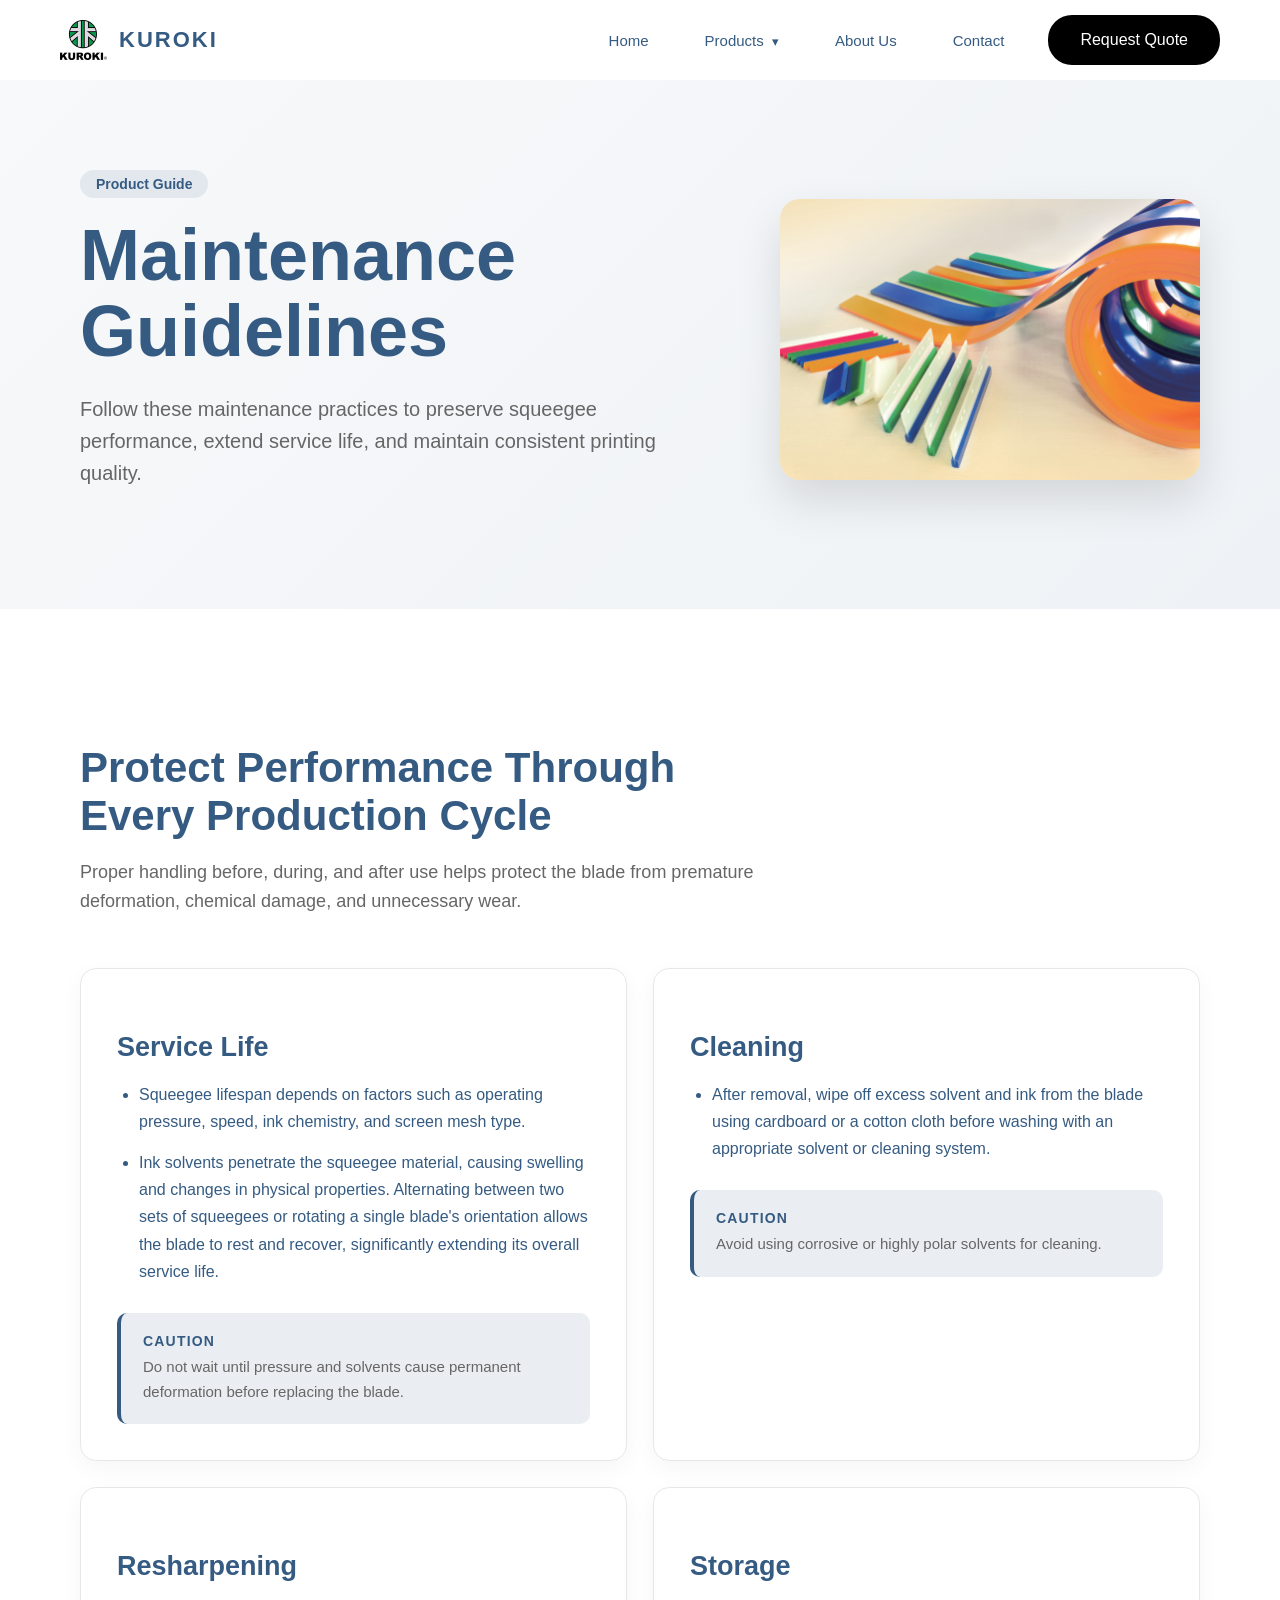
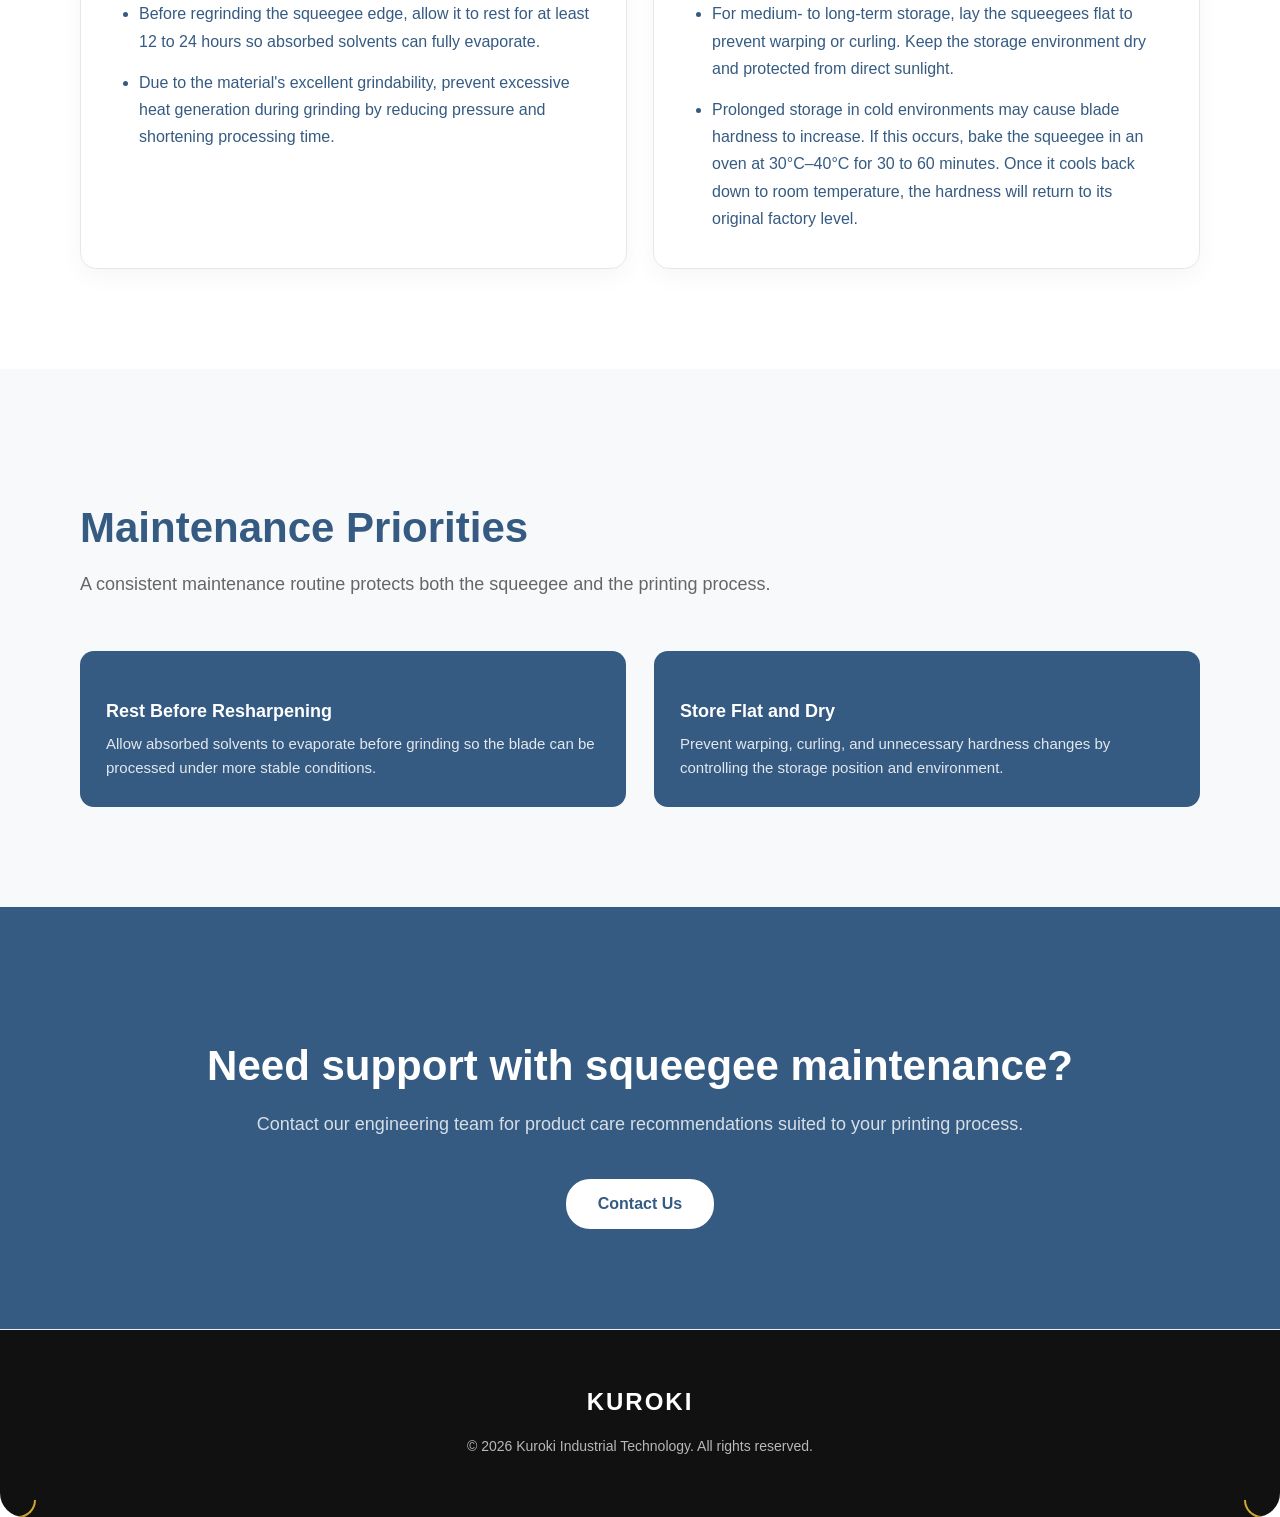
<file: product-guide-maintenance.html>
<!DOCTYPE html>
<html lang="en">
<head>
    <meta charset="UTF-8">
    <meta name="viewport" content="width=device-width, initial-scale=1.0">
    <title>Maintenance Guide - Kuroki Industrial Technology</title>
    <link rel="stylesheet" href="style.css">
    <link rel="stylesheet" href="product.css">
</head>
<body>

<header class="navbar">
    <div class="logo" style="cursor: pointer;" onclick="window.location.href='index.html'">
        <img src="logo.png" alt="Kuroki Logo">
        <span>KUROKI</span>
    </div>

    <button class="menu-toggle" onclick="toggleMenu()" aria-label="Toggle navigation">
        <span></span><span></span><span></span>
    </button>

            <nav class="menu" id="mainMenu">
        <a href="index.html">Home</a>
        <div class="dropdown">
            <a href="#" class="dropdown-toggle" onclick="toggleDropdown(event)">
                Products <small>▾</small>
            </a>
            <div class="dropdown-menu">
                <div class="dropdown-column">
                    <h4>Screen Printing Squeegees</h4>
                    <a href="product-xp.html">X/XP Series</a>
                    <a href="product-sr.html">S/SR Series</a>
                    <a href="product-v.html">V/VP Series</a>
                    <a href="product-c.html">C Series</a>
                </div>
                <div class="dropdown-column">
                    <h4>&nbsp;</h4>
                    <a href="product-ep.html">EP Series</a>
                    <a href="product-sp.html">SP/SPB Series</a>
                    <a href="product-tp.html">TP Series</a>
                </div>
                <div class="dropdown-column">
                    <h4>Customized</h4>
                    <a href="product-custom.html">Customized Squeegees</a>
                </div>
                <div class="dropdown-column">
                    <h4>Product Guide</h4>
                    <a href="product-guide-choice.html">How to choose right squeegees</a>
                    <a href="product-guide-maintenance.html">Maintenance Guide</a>
                </div>
            </div>
        </div>
        <a href="about.html">About Us</a>
        <a href="contact.html">Contact</a>
        <button onclick="window.location.href='contact.html'">Request Quote</button>
    </nav>
</header>

<main>
    <section class="maintenance-hero">
        <div class="container">
            <div class="maintenance-hero-content">
                <span class="category-tag">Product Guide</span>
                <h1>Maintenance Guidelines</h1>
                <p>
                    Follow these maintenance practices to preserve squeegee performance,
                    extend service life, and maintain consistent printing quality.
                </p>
            </div>

            <div class="maintenance-hero-image">
                <img src="maintenance-hero.png" alt="Squeegee Maintenance">
            </div>
        </div>
    </section>

    <section class="maintenance-section">
        <div class="container">
            <div class="maintenance-section-heading">
                <h2>Protect Performance Through Every Production Cycle</h2>
                <p>
                    Proper handling before, during, and after use helps protect the blade from premature
                    deformation, chemical damage, and unnecessary wear.
                </p>
            </div>

            <div class="maintenance-grid">
                <article class="maintenance-card">
                    <h3>Service Life</h3>
                    <ul>
                        <li>Squeegee lifespan depends on factors such as operating pressure, speed, ink chemistry, and screen mesh type.</li>
                        <li>Ink solvents penetrate the squeegee material, causing swelling and changes in physical properties. Alternating between two sets of squeegees or rotating a single blade's orientation allows the blade to rest and recover, significantly extending its overall service life.</li>
                    </ul>
                    <div class="caution-box">
                        <strong>Caution</strong>
                        <p>Do not wait until pressure and solvents cause permanent deformation before replacing the blade.</p>
                    </div>
                </article>

                <article class="maintenance-card">
                    <h3>Cleaning</h3>
                    <ul>
                        <li>After removal, wipe off excess solvent and ink from the blade using cardboard or a cotton cloth before washing with an appropriate solvent or cleaning system.</li>
                    </ul>
                    <div class="caution-box">
                        <strong>Caution</strong>
                        <p>Avoid using corrosive or highly polar solvents for cleaning.</p>
                    </div>
                </article>

                <article class="maintenance-card">
                    <h3>Resharpening</h3>
                    <ul>
                        <li>Before regrinding the squeegee edge, allow it to rest for at least 12 to 24 hours so absorbed solvents can fully evaporate.</li>
                        <li>Due to the material's excellent grindability, prevent excessive heat generation during grinding by reducing pressure and shortening processing time.</li>
                    </ul>
                </article>

                <article class="maintenance-card">
                    <h3>Storage</h3>
                    <ul>
                        <li>For medium- to long-term storage, lay the squeegees flat to prevent warping or curling. Keep the storage environment dry and protected from direct sunlight.</li>
                        <li>Prolonged storage in cold environments may cause blade hardness to increase. If this occurs, bake the squeegee in an oven at 30°C–40°C for 30 to 60 minutes. Once it cools back down to room temperature, the hardness will return to its original factory level.</li>
                    </ul>
                </article>
            </div>
        </div>
    </section>

    <section class="maintenance-section alt">
        <div class="container">
            <div class="maintenance-section-heading">
                <h2>Maintenance Priorities</h2>
                <p>
                    A consistent maintenance routine protects both the squeegee and the printing process.
                </p>
            </div>

            <div class="maintenance-highlight">
                <div class="maintenance-highlight-item">
                    <h4>Rest Before Resharpening</h4>
                    <p>Allow absorbed solvents to evaporate before grinding so the blade can be processed under more stable conditions.</p>
                </div>
                <div class="maintenance-highlight-item">
                    <h4>Store Flat and Dry</h4>
                    <p>Prevent warping, curling, and unnecessary hardness changes by controlling the storage position and environment.</p>
                </div>
            </div>
        </div>
    </section>

    <section class="cta-product">
        <div class="container">
            <h2>Need support with squeegee maintenance?</h2>
            <p>Contact our engineering team for product care recommendations suited to your printing process.</p>
            <button class="cta-btn">Contact Us</button>
        </div>
    </section>
</main>

<footer class="footer">
    <div class="container">
        <div class="footer-logo">KUROKI</div>
        <p>&copy; 2026 Kuroki Industrial Technology. All rights reserved.</p>
    </div>
</footer>

<script>
    var mainMenu = document.getElementById('mainMenu');
    var menuToggleBtn = document.querySelector('.menu-toggle');

    function toggleMenu() {
        mainMenu.classList.toggle('menu-open');
        menuToggleBtn.classList.toggle('active');

        if (!mainMenu.classList.contains('menu-open')) {
            closeAllDropdowns();
        }
    }

    function toggleDropdown(event) {
        event.preventDefault();
        event.stopPropagation();
        event.currentTarget.closest('.dropdown').classList.toggle('dropdown-open');
    }

    function closeAllDropdowns() {
        document.querySelectorAll('.dropdown.dropdown-open').forEach(function(dropdown) {
            dropdown.classList.remove('dropdown-open');
        });
    }

    document.querySelectorAll('#mainMenu a:not(.dropdown-toggle)').forEach(function(link) {
        link.addEventListener('click', function() {
            mainMenu.classList.remove('menu-open');
            menuToggleBtn.classList.remove('active');
            closeAllDropdowns();
        });
    });

    document.addEventListener('click', function(event) {
        var clickedInsideMenu = mainMenu.contains(event.target);
        var clickedToggleButton = menuToggleBtn.contains(event.target);

        if (!clickedInsideMenu && !clickedToggleButton) {
            mainMenu.classList.remove('menu-open');
            menuToggleBtn.classList.remove('active');
            closeAllDropdowns();
        }
    });
</script>

</body>
</html>
</file>
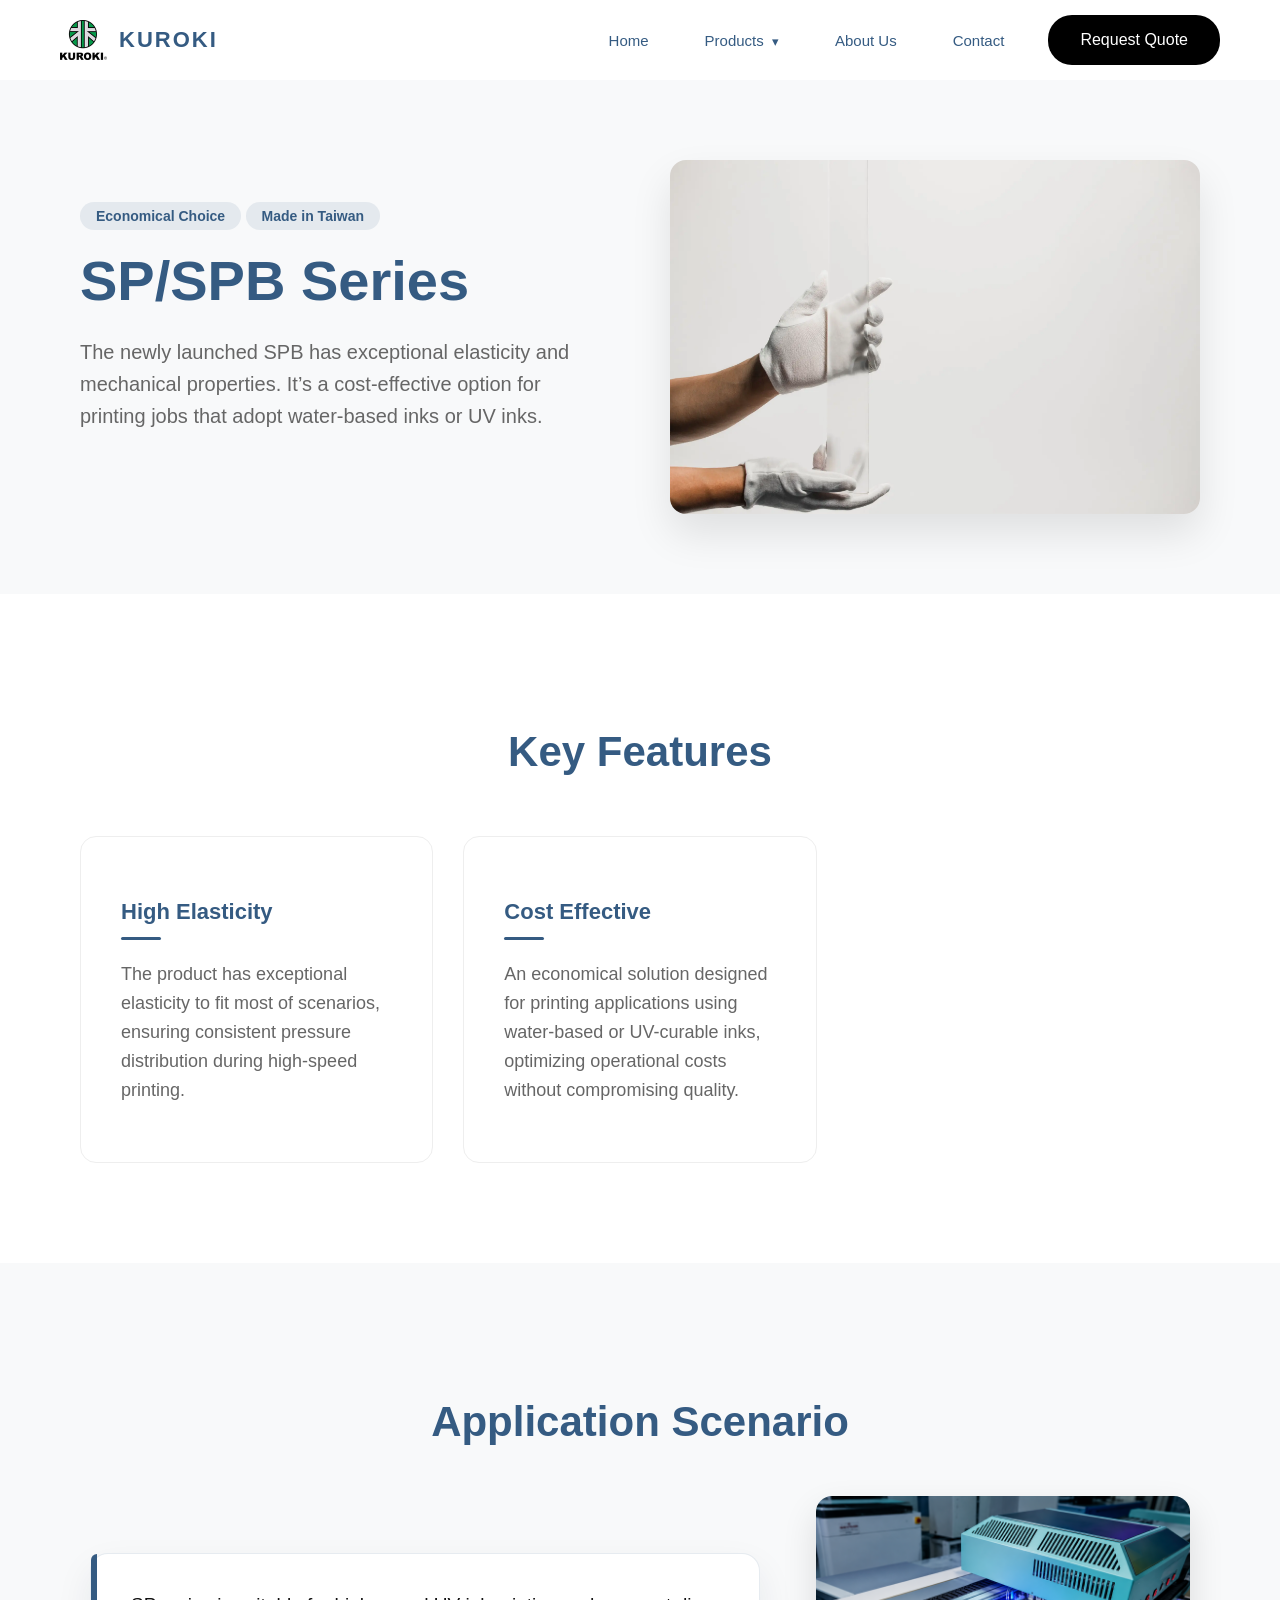
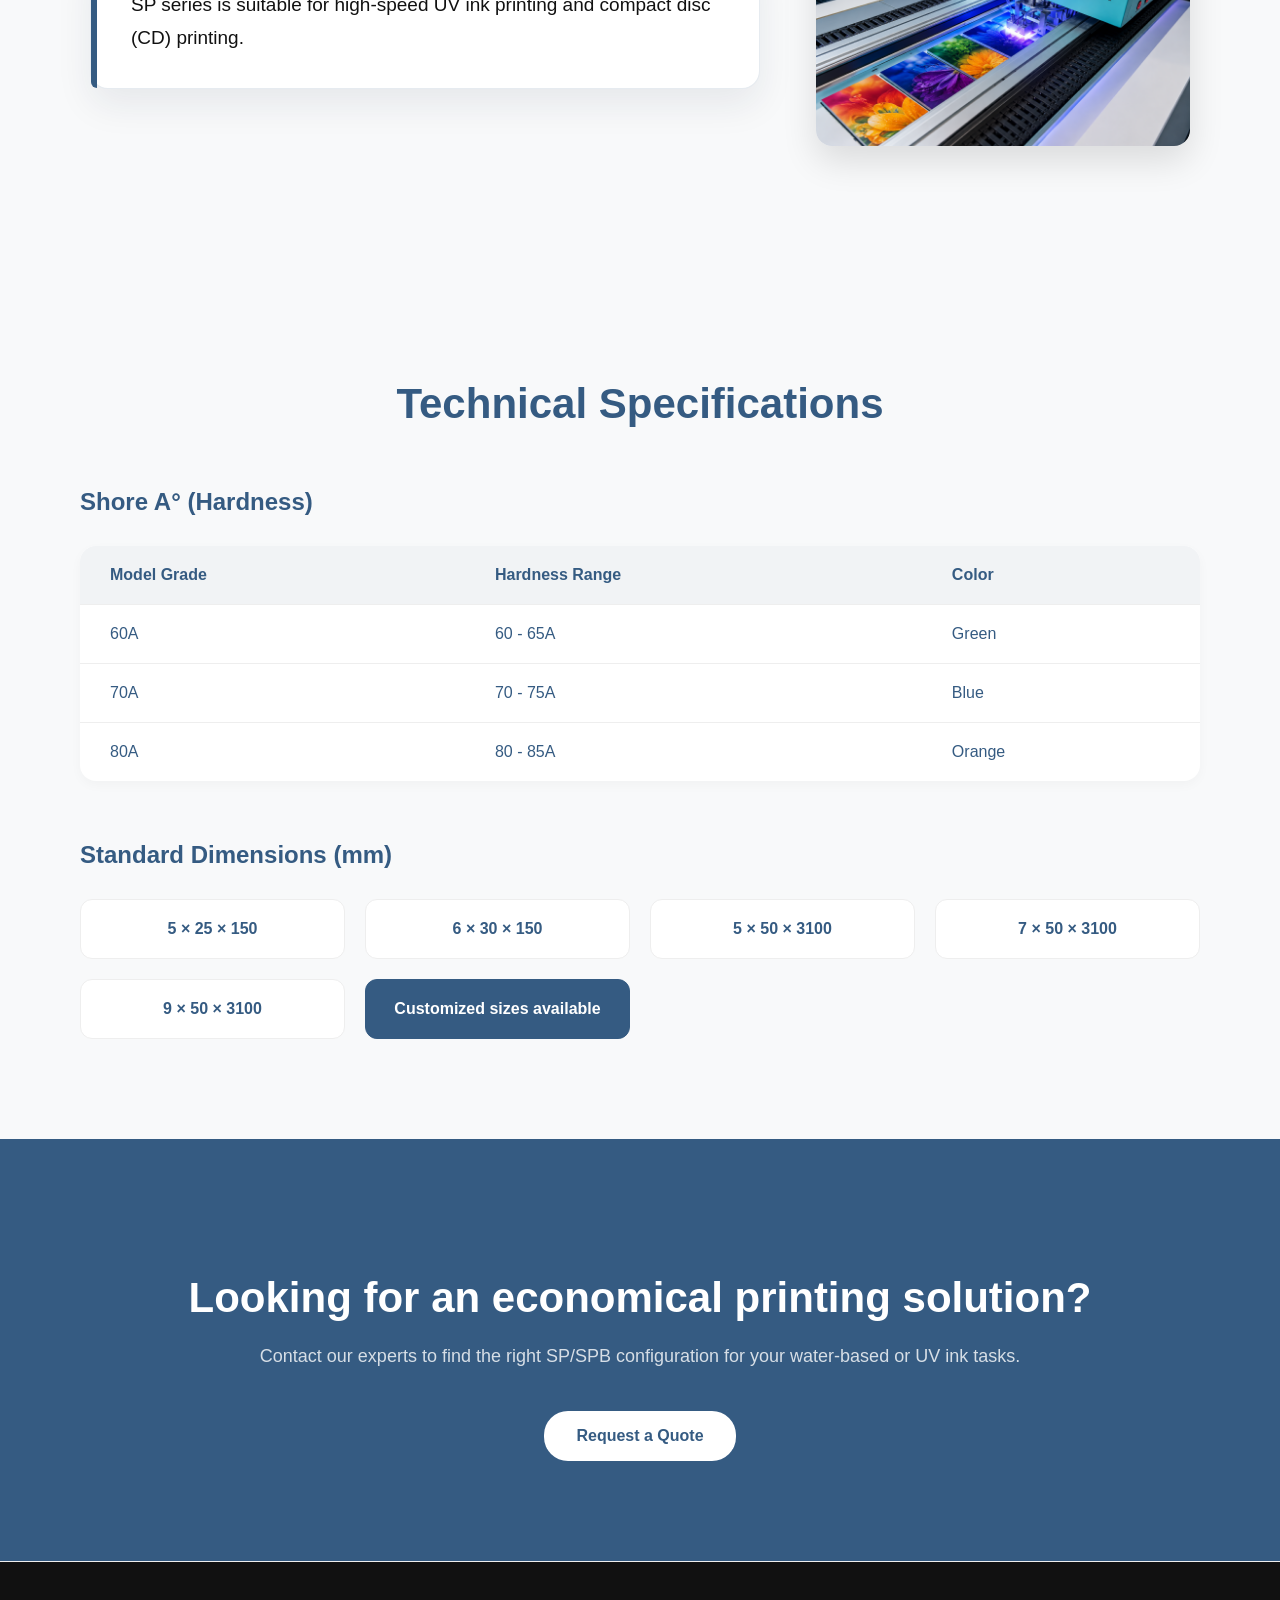
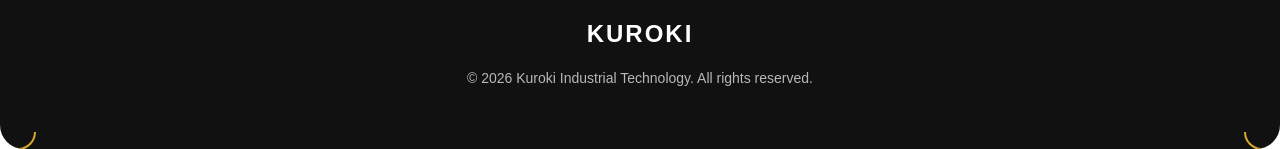
<file: product-sp.html>
<!DOCTYPE html>
<html lang="en">
<head>
    <meta charset="UTF-8">
    <meta name="viewport" content="width=device-width, initial-scale=1.0">
    <title>SP/SPB Series - Kuroki Industrial Technology</title>
    <link rel="stylesheet" href="style.css">
    <link rel="stylesheet" href="product.css">
</head>
<body>

<header class="navbar">
    <div class="logo" style="cursor: pointer;" onclick="window.location.href='index.html'">
        <img src="logo.png" alt="Kuroki Logo">
        <span>KUROKI</span>
    </div>
    <button class="menu-toggle" onclick="toggleMenu()">
        <span></span><span></span><span></span>
    </button>
        <nav class="menu" id="mainMenu">
        <a href="index.html">Home</a>
        <div class="dropdown">
            <a href="#" class="dropdown-toggle" onclick="toggleDropdown(event)">
                Products <small>▾</small>
            </a>
            <div class="dropdown-menu">
                <div class="dropdown-column">
                    <h4>Screen Printing Squeegees</h4>
                    <a href="product-xp.html">X/XP Series</a>
                    <a href="product-sr.html">S/SR Series</a>
                    <a href="product-v.html">V/VP Series</a>
                    <a href="product-c.html">C Series</a>
                </div>
                <div class="dropdown-column">
                    <h4>&nbsp;</h4>
                    <a href="product-ep.html">EP Series</a>
                    <a href="product-sp.html">SP/SPB Series</a>
                    <a href="product-tp.html">TP Series</a>
                </div>
                <div class="dropdown-column">
                    <h4>Customized</h4>
                    <a href="product-custom.html">Customized Squeegees</a>
                </div>
                <div class="dropdown-column">
                    <h4>Product Guide</h4>
                    <a href="product-guide-choice.html">How to choose right squeegees</a>
                    <a href="product-guide-maintenance.html">Maintenance Guide</a>
                </div>
            </div>
        </div>
        <a href="about.html">About Us</a>
        <a href="contact.html">Contact</a>
        <button onclick="window.location.href='contact.html'">Request Quote</button>
    </nav>
</header>

<main>
    <section class="product-hero">
        <div class="container">
            <div class="product-hero-content">
                <span class="category-tag">Economical Choice</span>
                <span class="category-tag">Made in Taiwan</span>
                <h1>SP/SPB Series</h1>
                <p class="description">The newly launched SPB has exceptional elasticity and mechanical properties. It’s a cost-effective option for printing jobs that adopt water-based inks or UV inks.</p>
                <button class="primary-btn" style="display: none;">Download Data Sheet</button>
            </div>
            <div class="product-hero-image">
                <img src="product-sp.webp" alt="SP/SPB Series Squeegee" class="refined-img">
            </div>
        </div>
    </section>

    <section class="features">
        <div class="container">
            <h2 class="section-title">Key Features</h2>
            <div class="feature-grid">
                <div class="feature-card">
                    <h3>High Elasticity</h3>
                    <p>The product has exceptional elasticity to fit most of scenarios, ensuring consistent pressure distribution during high-speed printing.</p>
                </div>
                <div class="feature-card">
                    <h3>Cost Effective</h3>
                    <p>An economical solution designed for printing applications using water-based or UV-curable inks, optimizing operational costs without compromising quality.</p>
                </div>
            </div>
        </div>
    </section>

    <section class="application-scenario">
        <div class="container">
            <h2 class="section-title">Application Scenario</h2>
            <div class="application-scenario-content">
                <div class="application-scenario-text">
                    <div class="application-scenario-card">
                        <p>SP series is suitable for high-speed UV ink printing and compact disc (CD) printing.</p>
                    </div>
                </div>
                <div class="application-scenario-image">
                    <img src="app-sp.png" alt="SP Series Application - UV Ink & CD Printing">
                </div>
            </div>
        </div>
    </section>

    <section class="specs">
        <div class="container">
            <h2 class="section-title">Technical Specifications</h2>
            
            <div class="spec-group">
                <h3>Shore A° (Hardness)</h3>
                <div class="spec-table-wrapper">
                    <table class="spec-table">
                        <thead>
                            <tr>
                                <th>Model Grade</th>
                                <th>Hardness Range</th>
                                <th>Color</th>
                            </tr>
                        </thead>
                        <tbody>
                            <tr><td>60A</td><td>60 - 65A</td><td>Green</td></tr>
                            <tr><td>70A</td><td>70 - 75A</td><td>Blue</td></tr>
                            <tr><td>80A</td><td>80 - 85A</td><td>Orange</td></tr>
                        </tbody>
                    </table>
                </div>
            </div>

            <div class="spec-group">
                <h3>Standard Dimensions (mm)</h3>
                <div class="dimension-grid">
                    <div class="dim-item">5 × 25 × 150</div>
                    <div class="dim-item">6 × 30 × 150</div>
                    <div class="dim-item">5 × 50 × 3100</div>
                    <div class="dim-item">7 × 50 × 3100</div>
                    <div class="dim-item">9 × 50 × 3100</div>
                    <div class="dim-item customized">Customized sizes available</div>
                </div>
            </div>
        </div>
    </section>

    <section class="cta-product">
        <div class="container">
            <h2>Looking for an economical printing solution?</h2>
            <p>Contact our experts to find the right SP/SPB configuration for your water-based or UV ink tasks.</p>
            <button class="cta-btn" onclick="window.location.href='contact.html'">Request a Quote</button>
        </div>
    </section>
</main>

<footer class="footer">
    <div class="container">
        <div class="footer-logo">KUROKI</div>
        <p>&copy; 2026 Kuroki Industrial Technology. All rights reserved.</p>
    </div>
</footer>

<script>
    var mainMenu = document.getElementById('mainMenu');
    var menuToggleBtn = document.querySelector('.menu-toggle');

    function toggleMenu() {
        mainMenu.classList.toggle('menu-open');
        menuToggleBtn.classList.toggle('active');
        if (!mainMenu.classList.contains('menu-open')) {
            closeAllDropdowns();
        }
    }

    function toggleDropdown(e) {
        e.preventDefault();
        e.stopPropagation();
        e.currentTarget.closest('.dropdown').classList.toggle('dropdown-open');
    }

    function closeAllDropdowns() {
        document.querySelectorAll('.dropdown.dropdown-open').forEach(function(d) {
            d.classList.remove('dropdown-open');
        });
    }

    document.addEventListener('click', function(e) {
        if (!mainMenu.contains(e.target) && !menuToggleBtn.contains(e.target)) {
            mainMenu.classList.remove('menu-open');
            menuToggleBtn.classList.remove('active');
            closeAllDropdowns();
        }
    });
</script>

</body>
</html>
</file>
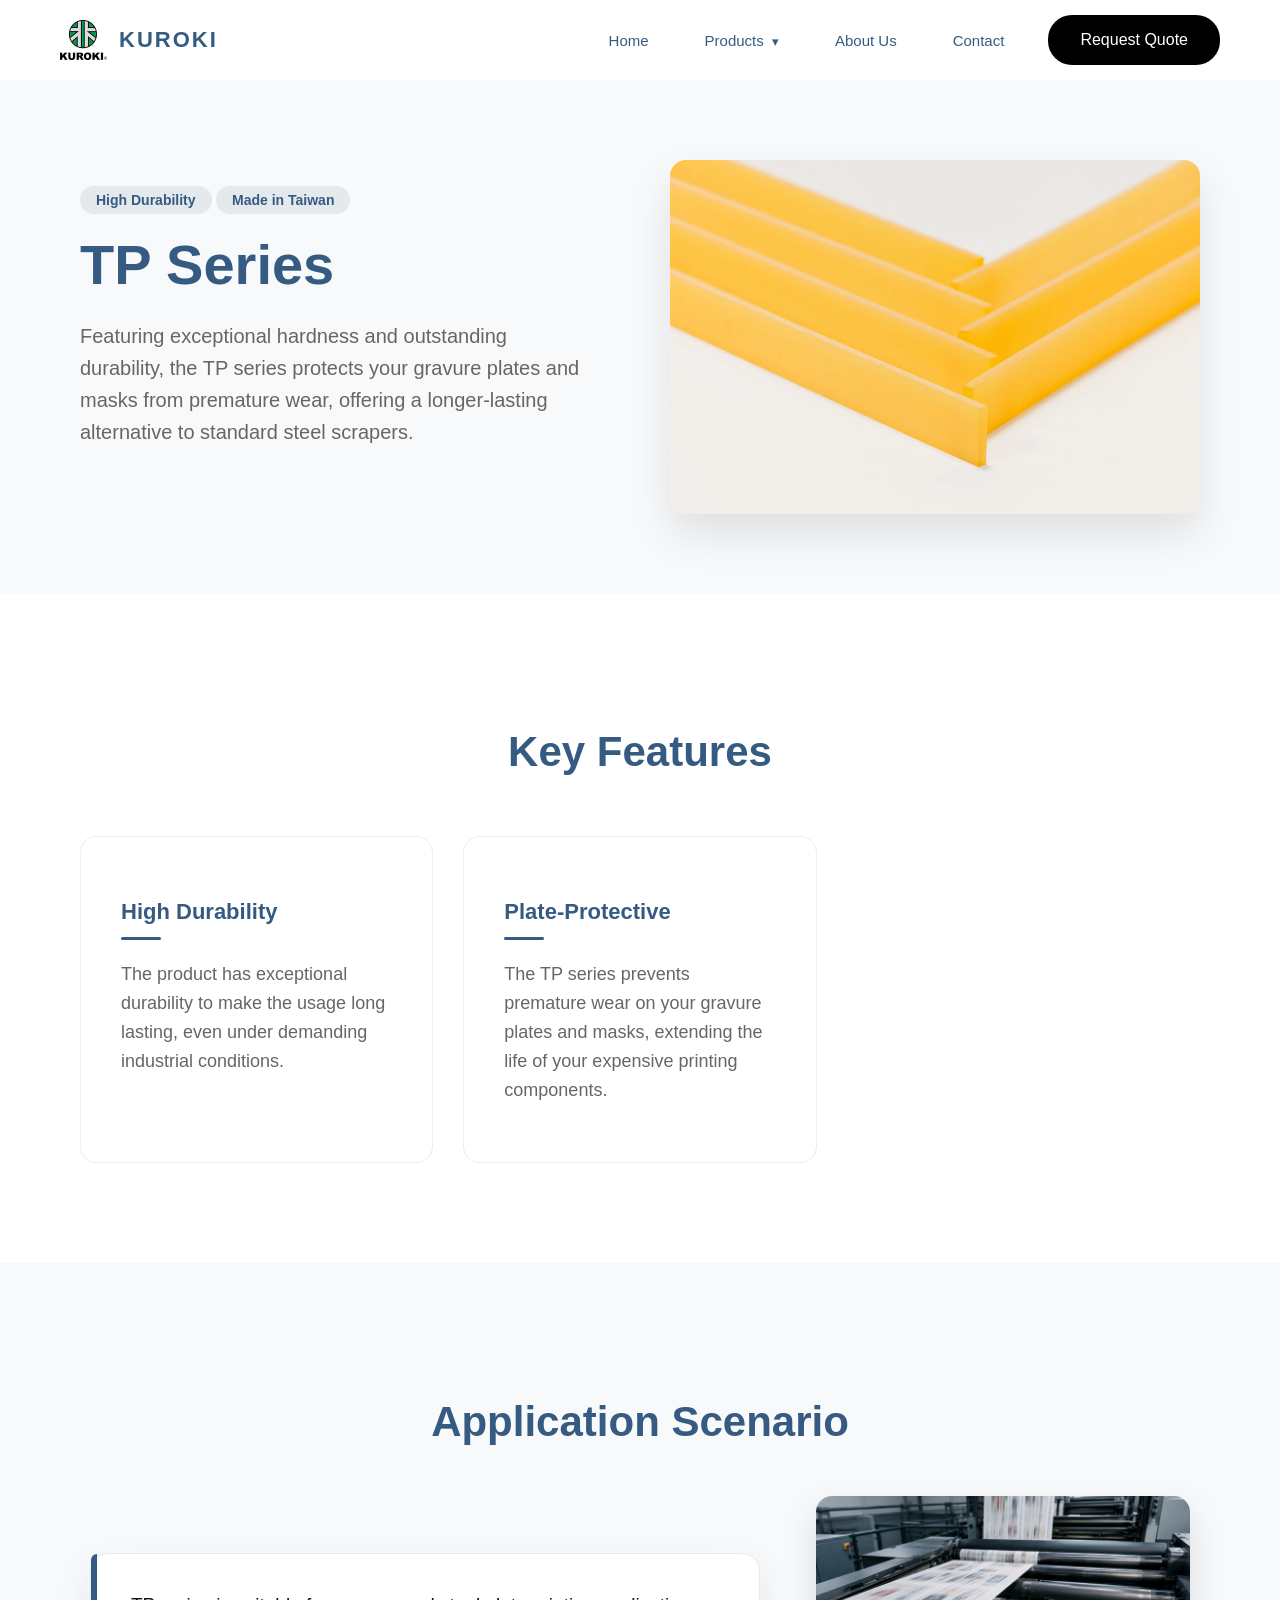
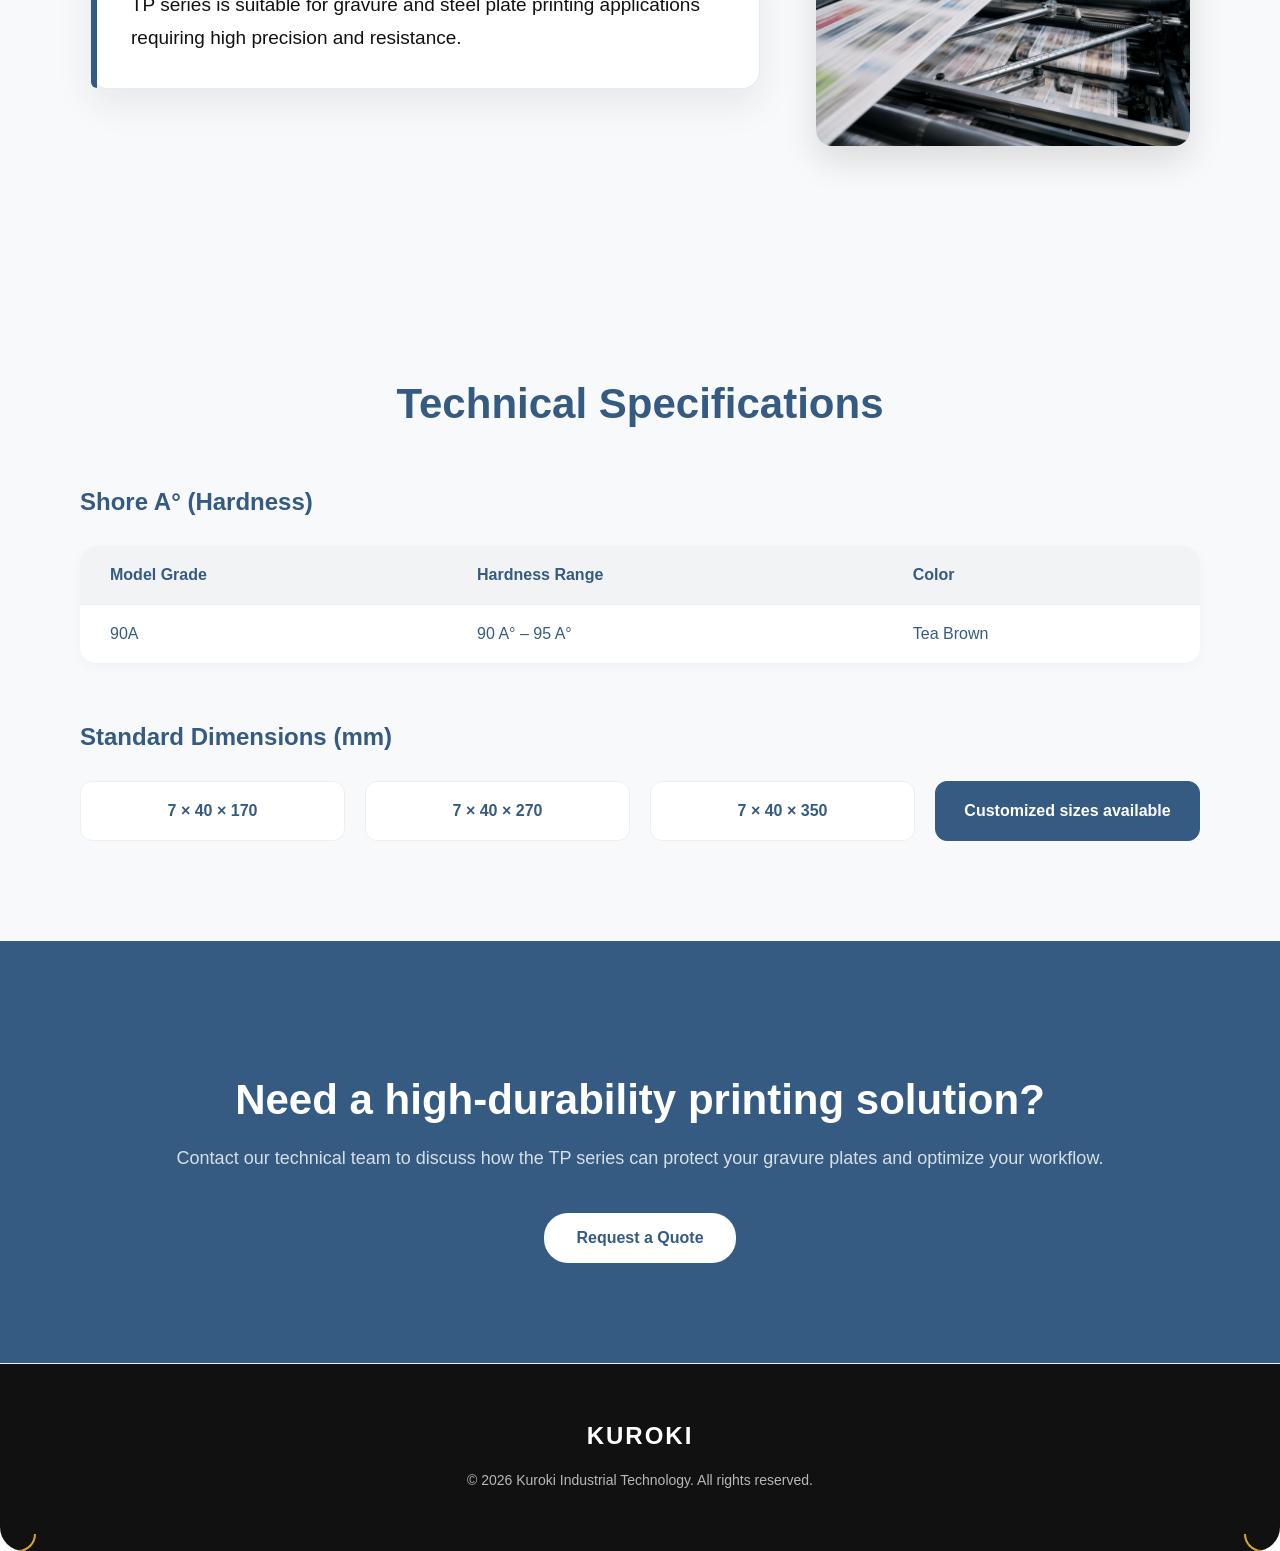
<file: product-tp.html>
<!DOCTYPE html>
<html lang="en">
<head>
    <meta charset="UTF-8">
    <meta name="viewport" content="width=device-width, initial-scale=1.0">
    <title>TP Series - Kuroki Industrial Technology</title>
    <link rel="stylesheet" href="style.css">
    <link rel="stylesheet" href="product.css">
</head>
<body>

<header class="navbar">
    <div class="logo" style="cursor: pointer;" onclick="window.location.href='index.html'">
        <img src="logo.png" alt="Kuroki Logo">
        <span>KUROKI</span>
    </div>
    <button class="menu-toggle" onclick="toggleMenu()" aria-label="Toggle navigation">
        <span></span><span></span><span></span>
    </button>
        <nav class="menu" id="mainMenu">
        <a href="index.html">Home</a>
        <div class="dropdown">
            <a href="#" class="dropdown-toggle" onclick="toggleDropdown(event)">
                Products <small>▾</small>
            </a>
            <div class="dropdown-menu">
                <div class="dropdown-column">
                    <h4>Screen Printing Squeegees</h4>
                    <a href="product-xp.html">X/XP Series</a>
                    <a href="product-sr.html">S/SR Series</a>
                    <a href="product-v.html">V/VP Series</a>
                    <a href="product-c.html">C Series</a>
                </div>
                <div class="dropdown-column">
                    <h4>&nbsp;</h4>
                    <a href="product-ep.html">EP Series</a>
                    <a href="product-sp.html">SP/SPB Series</a>
                    <a href="product-tp.html">TP Series</a>
                </div>
                <div class="dropdown-column">
                    <h4>Customized</h4>
                    <a href="product-custom.html">Customized Squeegees</a>
                </div>
                <div class="dropdown-column">
                    <h4>Product Guide</h4>
                    <a href="product-guide-choice.html">How to choose right squeegees</a>
                    <a href="product-guide-maintenance.html">Maintenance Guide</a>
                </div>
            </div>
        </div>
        <a href="about.html">About Us</a>
        <a href="contact.html">Contact</a>
        <button onclick="window.location.href='contact.html'">Request Quote</button>
    </nav>
</header>

<main>
    <section class="product-hero">
        <div class="container">
            <div class="product-hero-content">
                <span class="category-tag">High Durability</span>
                <span class="category-tag">Made in Taiwan</span>
                <h1>TP Series</h1>
                <p class="description">Featuring exceptional hardness and outstanding durability, the TP series protects your gravure plates and masks from premature wear, offering a longer-lasting alternative to standard steel scrapers.</p>
                <button class="primary-btn" style="display: none;">Download Data Sheet</button>
            </div>
            <div class="product-hero-image">
                <img src="product-tp.webp" alt="TP Series Squeegee" class="refined-img">
            </div>
        </div>
    </section>

    <section class="features">
        <div class="container">
            <h2 class="section-title">Key Features</h2>
            <div class="feature-grid">
                <div class="feature-card">
                    <h3>High Durability</h3>
                    <p>The product has exceptional durability to make the usage long lasting, even under demanding industrial conditions.</p>
                </div>
                <div class="feature-card">
                    <h3>Plate-Protective</h3>
                    <p>The TP series prevents premature wear on your gravure plates and masks, extending the life of your expensive printing components.</p>
                </div>
            </div>
        </div>
    </section>

    <section class="application-scenario">
        <div class="container">
            <h2 class="section-title">Application Scenario</h2>
            <div class="application-scenario-content">
                <div class="application-scenario-text">
                    <div class="application-scenario-card">
                        <p>TP series is suitable for gravure and steel plate printing applications requiring high precision and resistance.</p>
                    </div>
                </div>
                <div class="application-scenario-image">
                    <img src="app-tp.png" alt="TP Series Application - Gravure & Steel Plate Printing">
                </div>
            </div>
        </div>
    </section>

    <section class="specs">
        <div class="container">
            <h2 class="section-title">Technical Specifications</h2>
            
            <div class="spec-group">
                <h3>Shore A° (Hardness)</h3>
                <div class="spec-table-wrapper">
                    <table class="spec-table">
                        <thead>
                            <tr>
                                <th>Model Grade</th>
                                <th>Hardness Range</th>
                                <th>Color</th>
                            </tr>
                        </thead>
                        <tbody>
                            <tr><td>90A</td><td>90 A° – 95 A°</td><td>Tea Brown</td></tr>
                        </tbody>
                    </table>
                </div>
            </div>

            <div class="spec-group">
                <h3>Standard Dimensions (mm)</h3>
                <div class="dimension-grid">
                    <div class="dim-item">7 × 40 × 170</div>
                    <div class="dim-item">7 × 40 × 270</div>
                    <div class="dim-item">7 × 40 × 350</div>
                    <div class="dim-item customized">Customized sizes available</div>
                </div>
            </div>
        </div>
    </section>

    <section class="cta-product">
        <div class="container">
            <h2>Need a high-durability printing solution?</h2>
            <p>Contact our technical team to discuss how the TP series can protect your gravure plates and optimize your workflow.</p>
            <button class="cta-btn" onclick="window.location.href='contact.html'">Request a Quote</button>
        </div>
    </section>
</main>

<footer class="footer">
    <div class="container">
        <div class="footer-logo">KUROKI</div>
        <p>&copy; 2026 Kuroki Industrial Technology. All rights reserved.</p>
    </div>
</footer>

<script>
    var mainMenu = document.getElementById('mainMenu');
    var menuToggleBtn = document.querySelector('.menu-toggle');

    function toggleMenu() {
        mainMenu.classList.toggle('menu-open');
        menuToggleBtn.classList.toggle('active');
        if (!mainMenu.classList.contains('menu-open')) {
            closeAllDropdowns();
        }
    }

    function toggleDropdown(e) {
        e.preventDefault();
        e.stopPropagation();
        e.currentTarget.closest('.dropdown').classList.toggle('dropdown-open');
    }

    function closeAllDropdowns() {
        document.querySelectorAll('.dropdown.dropdown-open').forEach(function(d) {
            d.classList.remove('dropdown-open');
        });
    }

    document.addEventListener('click', function(e) {
        if (!mainMenu.contains(e.target) && !menuToggleBtn.contains(e.target)) {
            mainMenu.classList.remove('menu-open');
            menuToggleBtn.classList.remove('active');
            closeAllDropdowns();
        }
    });
</script>

</body>
</html>
</file>
<file: style.css>
/* ==================================================
                CSS DESIGN TOKEN

统一管理网站视觉变量

未来修改品牌颜色：
只需要修改这里

================================================== */



:root {


/* 网站主色：黑色 */

--black:#355B82;



/* 网站背景白色 */

--white:#fff;



/* 浅灰背景

用于不同section区分

*/

--light-gray:#f5f5f5;



/* 一级文字颜色 */

--text-main:#111;



/* 二级文字颜色 */

--text-secondary:#666;



}







/* ==================================================
                GLOBAL RESET

清除浏览器默认样式

================================================== */



* {


/*
让padding和border包含在元素宽高里面

避免布局计算错误

*/

box-sizing:border-box;


}




body {


/*
清除默认margin

*/

margin:0;



/*
网站字体

符合设计要求：

Inter
Helvetica Neue
Arial

*/

font-family:

Inter,
"Helvetica Neue",
Arial,
sans-serif;




/*
默认文字颜色

*/

color:var(--black);



}





/*
一级标题

Hero标题

设计要求：

64px Bold

*/

h1 {


font-size:64px;


font-weight:700;


line-height:1.1;


margin:0;



}





/*
二级标题

Section标题

设计要求：

42px

*/

h2 {


font-size:42px;


font-weight:600;


margin-bottom:60px;



}






/*
正文

设计要求：

18px

*/

p {


font-size:18px;


line-height:1.6;


color:var(--text-secondary);



}







/* ==================================================
                NAVBAR

顶部固定导航

80px高度

================================================== */



.navbar {


/*
固定在顶部

*/

position:fixed;



top:0;


left:0;



width:100%;




height:80px;




/*
白色背景

*/

background:white;




/*
横向排列

*/

display:flex;



justify-content:space-between;



align-items:center;




padding:0 60px;



z-index:100;



}






/*
Logo样式

*/

.logo {
    display: flex;
    align-items: center;
    gap: 12px;
    font-size: 22px;
    font-weight: 700;
    letter-spacing: 2px;
}

.logo img {
    height: 40px;
    width: auto;
}







/*
导航菜单

*/

.menu {


display:flex;


align-items:center;



gap:32px;



}







.menu a {
    text-decoration: none;
    color: #355B82;
    font-size: 15px;
    padding: 8px 12px;
    border-radius: 6px;
    transition: all 0.3s ease;
    display: inline-block;
}

.menu a:hover {
    background: rgba(53, 91, 130, 0.05);
}





/*
所有主按钮

*/

button {



background:black;



color:white;



border:none;



padding:

16px 32px;



border-radius:24px;



font-size:16px;



cursor:pointer;



transition:.3s;



}






/*
鼠标经过按钮效果

*/

button:hover {



opacity:.75;



}



/*
汉堡按钮

默认（桌面端）隐藏

只在900px以下的移动端显示
*/

.menu-toggle {

display:none;

}




/* ==================================================
                PRODUCTS DROPDOWN

导航栏 Products 下拉菜单

================================================== */

.dropdown {

position:relative;

}


/* 
默认隐藏下拉面板
*/

.dropdown-menu {

display:none;

position:fixed;

top:80px;

left:60px;

right:60px;

background:white;

box-shadow:0 10px 30px rgba(0,0,0,.08);

border-radius:16px;

padding:30px 60px; /* 增加左右内边距 */

gap:20px; /* 基础间距 */

justify-content: flex-start;

}


/*
鼠标悬停在 Products 上时

显示下拉面板
*/

.dropdown.dropdown-open .dropdown-menu {
    display: flex;
    animation: fadeIn 0.2s ease-out;
}

@keyframes fadeIn {
    from { opacity: 0; transform: translateY(-10px); }
    to { opacity: 1; transform: translateY(0); }
}

.dropdown-toggle small {
    display: inline-block;
    transition: transform 0.3s;
    margin-left: 4px;
}

.dropdown.dropdown-open .dropdown-toggle small {
    transform: rotate(180deg);
}


.dropdown-column h4 {
    font-size: 14px;
    font-weight: 700;
    color: var(--text-secondary);
    margin: 0 0 16px 0; /* 明确设置 margin，确保左侧为 0 */
    padding: 0; /* 确保无内边距 */
    text-transform: uppercase;
    letter-spacing: 1px;
}


.dropdown-column {
    display: flex;
    flex-direction: column;
    gap: 12px;
    min-width: 160px; /* 设置最小宽度使列更紧凑 */
}

/* 增加 Customized 和 Product Guide 的间距 */
.dropdown-column:nth-child(3),
.dropdown-column:nth-child(4) {
    margin-left: 60px;
}


.dropdown-column a {
    text-decoration: none;
    color: var(--black);
    font-size: 15px;
    transition: .2s;
    padding: 6px 12px;
    margin-left: -12px; /* 抵消 padding 使文字对齐 */
    display: inline-block; /* 使按键长度随文字变化 */
    border-radius: 4px;
}

.dropdown-column a:hover {
    background: rgba(53, 91, 130, 0.05);
    opacity: 1;
}








/* ==================================================
                HERO SECTION

首页第一屏

================================================== */



.hero {

height:100vh;

background-color:#355B82;




/*
工业制造背景图片

替换：

images/hero.jpg

*/

background-image:
    linear-gradient(rgba(30, 30, 30, 0.4), rgba(30, 30, 30, 0.4)),
    url("hero-refined-bg.jpg");





background-size:cover;



background-position: center right;
    background-attachment: fixed;




display:flex;



align-items:center;



}







.hero-content {
    margin-left: 10%;
    max-width: 600px;
    color: white;
    text-shadow: 0 2px 10px rgba(0,0,0,0.3);
}






.hero h1 {



color:white;



}







.hero p {


color:white;



margin-top:30px;



}








/* ==================================================
                PRODUCTS SECTION

产品展示

================================================== */



.products {


padding:

120px 80px;



}






/*
产品Grid

三个产品一行

*/

.product-grid {



display:grid;



grid-template-columns:

repeat(3,1fr);



gap:30px;



}






.product-card {



background:white;



padding:40px;



border-radius:16px;




/*
设计要求：

0 10px 30px rgba

*/

box-shadow:

0 10px 30px

rgba(0,0,0,0.05);



transition:.3s;



}







.product-card:hover {



transform:translateY(-8px);



}









.product-card h3 {



font-size:24px;



margin-bottom:15px;



}








/* ==================================================
                INDUSTRY SECTION

行业解决方案

================================================== */



.industries {



padding:

120px 80px;



background:

var(--light-gray);



}







.industry-grid {



display:grid;



grid-template-columns:

repeat(3,1fr);



gap:30px;



}








.industry-card {



background:white;



padding:35px;



border-radius:16px;




box-shadow:

0 10px 30px

rgba(0,0,0,.05);



}





.industry-card h3 {



font-size:24px;



}










/* ==================================================
            PRECISION ENGINEERING

优势展示

================================================== */



.engineering {



padding:

120px 80px;



}







.advantage-grid {



display:grid;



grid-template-columns:

repeat(3,1fr);



gap:60px;



}








.advantage-item strong {



font-size:90px;



font-weight:700;



display:block;



}




.advantage-item h3 {



font-size:26px;



}









/* ==================================================
                    CTA

黑色联系区域

================================================== */



.cta {



background:black;



padding:

120px 80px;



text-align:center;



}







.cta h2 {



color:white;



}






.cta p {



color:#ccc;



}










/* ==================================================
                    FOOTER

================================================== */



.footer {
    position: relative;
    overflow: hidden;
    padding: 62px 20px 74px;
    border-radius: 0 0 24px 24px;
    background: #111111;
    color: #ffffff;
    text-align: center;
}

.footer::before,
.footer::after {
    position: absolute;
    bottom: -1px;
    width: 34px;
    height: 16px;
    border-bottom: 2px solid #d2a72c;
    content: "";
}

.footer::before {
    left: 0;
    border-right: 2px solid #d2a72c;
    border-radius: 0 0 22px 0;
}

.footer::after {
    right: 0;
    border-left: 2px solid #d2a72c;
    border-radius: 0 0 0 22px;
}

.footer-logo {
    margin: 0;
    color: #ffffff;
    font-size: 28px;
    font-weight: 800;
    letter-spacing: 2px;
    line-height: 1;
}

.footer p {
    margin: 22px 0 0;
    color: #b8b8b8;
    font-size: 14px;
    line-height: 1.5;
}

@media (max-width: 600px) {
    .footer {
        padding: 52px 20px 64px;
    }

    .footer-logo {
        font-size: 24px;
    }

    .footer p {
        font-size: 13px;
    }
}









/* ==================================================
                RESPONSIVE DESIGN

手机和平板适配

================================================== */





@media(max-width:900px){





/*
导航缩小

*/

.navbar {


padding:

0 25px;


}



/* 
汉堡按钮

只在移动端显示
*/

.menu-toggle {

display:flex;

flex-direction:column;

justify-content:center;

gap:5px;

width:32px;

height:32px;

background:none;

padding:0;

border-radius:0;

}

.menu-toggle span {

width:100%;

height:2px;

background:var(--black);

transition:.3s;

}


/*
汉堡按钮展开状态

变成 X 图标

配合 JS 加上的 .active class
*/

.menu-toggle.active span:nth-child(1) {

transform:translateY(7px) rotate(45deg);

}

.menu-toggle.active span:nth-child(2) {

opacity:0;

}

.menu-toggle.active span:nth-child(3) {

transform:translateY(-7px) rotate(-45deg);

}


/* 
菜单默认收起

改用 max-height 而不是 display:none

方便做展开动画
*/

.menu {
    display: flex;
    flex-direction: column;
    align-items: flex-start;
    position: fixed;
    top: 80px;
    left: 0;
    width: 100%;
    background: white;
    max-height: 0;
    overflow-y: auto; /* 允许纵向滚动 */
    overflow-x: hidden;
    -webkit-overflow-scrolling: touch; /* 优化 iOS 滑动手感 */
    transition: .3s;
    padding: 0 25px;
    gap: 0;
}


/*
菜单展开状态

通过JS加上 .menu-open 这个class来触发
*/

.menu.menu-open {
    max-height: calc(100vh - 80px); /* 动态适配屏幕剩余高度 */
    padding: 20px 25px 30px;
}


.menu a {

padding:14px 0;

width:100%;

border-bottom:1px solid var(--light-gray);

}


/*
Products 在移动端

改成点击展开，占满宽度
*/

.dropdown {

width:100%;

}


.dropdown-toggle {

display:block;

}


/*
下拉面板

移动端改成往下展开，不再是悬浮卡片
*/

.dropdown-menu {

position:static;

box-shadow:none;

border-radius:0;

padding:0;

flex-direction:column;

gap:0;

display:none;

max-height:none;

}


.dropdown.dropdown-open .dropdown-menu {

display:flex;

}


.dropdown-column {
    padding: 16px 0 8px;
    gap: 8px;
    margin-left: 0 !important; /* 覆盖桌面端的 margin-left: 60px */
    min-width: auto;
}

.dropdown-column h4 {
    margin: 0 0 12px 0;
    padding: 0;
    font-size: 13px;
    text-align: left;
}

.dropdown-column a {
    border-bottom: none;
    padding: 10px 0;
    margin-left: 0;
    display: block;
    width: 100%;
}

/* 移动端优化：确保所有内容左对齐，并隐藏占位标题 */
.dropdown-column:nth-child(2) {
    padding-top: 0; /* 减少第二列（EP/SP/TP）顶部的间距，使其看起来像第一列的延续 */
}

.dropdown-column:nth-child(2) h4 {
    display: none;
}

.dropdown-column h4 {
    color: var(--black);
    opacity: 0.6;
    border-bottom: 1px solid rgba(53, 91, 130, 0.1);
    padding-bottom: 8px;
    margin-top: 10px;
}


/*
Request Quote按钮

移动端占满宽度
*/

.menu button {

width:100%;

margin-top:16px;

}



h1 {


font-size:42px;



}





h2 {


font-size:32px;



}






.hero-content {


margin-left:30px;



}





.product-grid,

.industry-grid,

.advantage-grid {



grid-template-columns:

1fr;



}





.products,

.industries,

.engineering,

.cta {



padding:

80px 30px;



}





}


/* Layout Container */
.container {
    max-width: 1200px;
    margin: 0 auto;
    padding: 0 40px;
}

@media (max-width: 768px) {
    .container {
        padding: 0 20px;
    }
}

/* About Us Page Styles */
.about-hero {
    padding: 180px 0 100px;
    background: linear-gradient(135deg, var(--black) 0%, #1a2a3a 100%);
    color: #ffffff;
    text-align: center;
}

.about-hero h1 {
    color: #ffffff;
    font-size: clamp(48px, 8vw, 84px);
    margin-bottom: 24px;
}

.about-hero p {
    max-width: 800px;
    margin: 0 auto;
    font-size: 20px;
    color: rgba(255, 255, 255, 0.85);
}

.about-section {
    padding: 100px 0;
}

.about-grid {
    display: grid;
    grid-template-columns: 1fr 1fr;
    gap: 80px;
    align-items: center;
}

.about-grid.expansion-grid {
    grid-template-columns: 1fr 1.2fr;
}

.about-image img {
    width: 100%;
    border-radius: 20px;
    box-shadow: 0 25px 50px rgba(0, 0, 0, 0.15);
}

.about-content h2 {
    margin-bottom: 30px;
    position: relative;
    padding-bottom: 15px;
}

.about-content h2::after {
    content: '';
    position: absolute;
    bottom: 0;
    left: 0;
    width: 60px;
    height: 4px;
    background: var(--black);
}

.about-content p {
    margin-bottom: 20px;
    font-size: 18px;
    line-height: 1.8;
}

.values-grid {
    display: grid;
    grid-template-columns: repeat(4, 1fr);
    gap: 30px;
    margin-top: 60px;
}

.value-card {
    padding: 40px 30px;
    background: #f8f9fa;
    border-radius: 16px;
    text-align: center;
    transition: transform 0.3s ease;
}

.value-card:hover {
    transform: translateY(-10px);
    background: #ffffff;
    box-shadow: 0 20px 40px rgba(0, 0, 0, 0.08);
}

.value-card h3 {
    font-size: 20px;
    margin-bottom: 15px;
    color: var(--black);
}

.location-section {
    background: #f8f9fa;
    padding: 100px 0;
}

.location-grid {
    display: grid;
    grid-template-columns: 1fr 1fr;
    gap: 40px;
}

.location-card {
    background: #ffffff;
    padding: 40px;
    border-radius: 20px;
    box-shadow: 0 10px 30px rgba(0, 0, 0, 0.05);
}

.location-card h3 {
    margin-bottom: 20px;
    display: flex;
    align-items: center;
    gap: 12px;
}

.location-card p {
    font-size: 17px;
    color: #555;
    margin-bottom: 10px;
}

@media (max-width: 1024px) {
    .values-grid {
        grid-template-columns: repeat(2, 1fr);
    }
}

@media (max-width: 768px) {
    .about-grid, .about-grid.expansion-grid, .location-grid {
        grid-template-columns: 1fr;
        gap: 40px;
    }
    
    .values-grid {
        grid-template-columns: 1fr;
    }
    
    .about-hero {
        padding-top: 140px;
    }
}

/* Pattern & Certification Section */
.cert-section {
    padding: 100px 0;
    background: #ffffff;
}

.cert-grid {
    display: grid;
    grid-template-columns: repeat(3, 1fr);
    gap: 40px;
    margin-top: 50px;
}

.cert-item {
    text-align: center;
}

.cert-item img {
    width: 100%;
    height: auto;
    border: 1px solid #eee;
    border-radius: 8px;
    box-shadow: 0 10px 25px rgba(0, 0, 0, 0.05);
    transition: all 0.3s ease;
    cursor: pointer;
}

.cert-item img:hover {
    transform: translateY(-5px);
    box-shadow: 0 15px 35px rgba(0, 0, 0, 0.1);
    border-color: var(--black);
}

.cert-item p {
    margin-top: 20px;
    font-weight: 600;
    color: var(--black);
}

@media (max-width: 900px) {
    .cert-grid {
        grid-template-columns: repeat(2, 1fr);
    }
}

@media (max-width: 600px) {
    .cert-grid {
        grid-template-columns: 1fr;
    }
}
</file>
<file: product.css>
/* ==================================================
                SHARED PRODUCT PAGE STYLES
   Shared by product-xp.html, product-sr.html and future
   product detail pages.
================================================== */

.container {
    max-width: 1200px;
    margin: 0 auto;
    padding: 0 40px;
}

@media (max-width: 768px) {
    .container {
        padding: 0 20px;
    }
}

.category-tag {
    display: inline-block;
    margin-bottom: 20px;
    padding: 6px 16px;
    border-radius: 999px;
    background: rgba(53, 91, 130, 0.1);
    color: var(--black);
    font-size: 14px;
    font-weight: 600;
}

/* Product hero */
.product-hero {
    padding: 160px 0 80px;
    background: #f8f9fa;
}

.product-hero .container {
    display: flex;
    align-items: center;
    gap: 60px;
}

.product-hero-content,
.product-hero-image {
    flex: 1;
}

.product-hero-content h1 {
    margin-bottom: 24px;
    color: var(--black);
    font-size: 56px;
}

.product-hero-content .description {
    max-width: 500px;
    margin-bottom: 40px;
    font-size: 20px;
}

.product-hero-image img {
    display: block;
    width: 100%;
    border-radius: 16px;
    box-shadow: 0 20px 40px rgba(0, 0, 0, 0.1);
}

.primary-btn {
    background: var(--black);
}

/* Features */
.features {
    padding: 100px 0;
}

.section-title {
    margin-bottom: 60px;
    text-align: center;
}

.feature-grid {
    display: grid;
    grid-template-columns: repeat(3, 1fr);
    gap: 30px;
}

.feature-card {
    padding: 40px;
    border: 1px solid #eeeeee;
    border-radius: 16px;
    background: #ffffff;
    text-align: left;
    transition: transform 0.3s ease, box-shadow 0.3s ease;
}

.feature-card:hover {
    transform: translateY(-8px);
    box-shadow: 0 15px 30px rgba(0, 0, 0, 0.05);
}

.feature-card h3 {
    position: relative;
    margin-bottom: 20px;
    padding-bottom: 15px;
    color: var(--black);
    font-size: 22px;
}

.feature-card h3::after {
    position: absolute;
    bottom: 0;
    left: 0;
    width: 40px;
    height: 3px;
    border-radius: 2px;
    background: var(--black);
    content: "";
}

/* Technical specifications */
.specs {
    padding: 100px 0;
    background: #f8f9fa;
}

.spec-group {
    margin-bottom: 60px;
}

.spec-group:last-child {
    margin-bottom: 0;
}

.spec-group h3 {
    margin-bottom: 30px;
    color: var(--black);
    font-size: 24px;
}

.spec-table-wrapper {
    overflow: hidden;
    border-radius: 16px;
    background: #ffffff;
    box-shadow: 0 4px 12px rgba(0, 0, 0, 0.03);
}

.spec-table {
    width: 100%;
    border-collapse: collapse;
}

.spec-table th,
.spec-table td {
    padding: 20px 30px;
    border-bottom: 1px solid #eeeeee;
    text-align: left;
}

.spec-table th {
    background: #f1f3f5;
    color: var(--black);
    font-weight: 700;
}

.spec-table tr:last-child td {
    border-bottom: 0;
}

.spec-table tr:hover td {
    background: rgba(53, 91, 130, 0.04);
}

.dimension-grid {
    display: grid;
    grid-template-columns: repeat(auto-fit, minmax(250px, 1fr));
    gap: 20px;
}

.dim-item {
    padding: 20px;
    border: 1px solid #eeeeee;
    border-radius: 12px;
    background: #ffffff;
    text-align: center;
    font-weight: 600;
}

.dim-item.customized {
    border-color: var(--black);
    background: var(--black);
    color: #ffffff;
}

/* Product call to action */
.cta-product {
    padding: 100px 0;
    background: var(--black);
    color: #ffffff;
    text-align: center;
}

.cta-product h2 {
    margin-bottom: 20px;
    color: #ffffff;
}

.cta-product p {
    margin-bottom: 40px;
    color: rgba(255, 255, 255, 0.8);
}

.cta-btn {
    background: #ffffff;
    color: var(--black);
    font-weight: 700;
}

.cta-btn:hover {
    background: #f8f9fa;
    opacity: 1;
    transform: scale(1.05);
}

/* Product footer */
.footer {
    padding: 60px 0;
    border-top: 1px solid #eeeeee;
    text-align: center;
}

.footer-logo {
    margin-bottom: 20px;
    font-size: 24px;
    font-weight: 700;
    letter-spacing: 2px;
}

@media (max-width: 900px) {
    .product-hero .container {
        flex-direction: column;
        text-align: center;
    }

    .product-hero-content .description {
        margin-right: auto;
        margin-left: auto;
    }

    .feature-grid {
        grid-template-columns: 1fr;
    }

    .product-hero-content h1 {
        font-size: 40px;
    }
}

@media (max-width: 600px) {
    .product-hero {
        padding-top: 120px;
    }

    .features,
    .specs,
    .cta-product {
        padding: 72px 0;
    }

    .feature-card {
        padding: 28px;
    }

    .spec-table th,
    .spec-table td {
        padding: 15px 16px;
        font-size: 14px;
    }
}

/* Customized Product Features with Mask */
.feature-card.masked {
    position: relative;
    height: 300px;
    padding: 0;
    overflow: hidden;
    display: flex;
    flex-direction: column;
    justify-content: flex-end;
    border: none;
    background-size: cover;
    background-position: center;
    color: white;
}

.feature-card.masked .mask-overlay {
    position: absolute;
    top: 0;
    left: 0;
    width: 100%;
    height: 100%;
    background: rgba(53, 91, 130, 0.8); /* Theme blue with 0.8 opacity */
    transition: background 0.3s ease;
    z-index: 1;
}

.feature-card.masked:hover .mask-overlay {
    background: rgba(53, 91, 130, 0.65);
}

.feature-card.masked .content {
    position: relative;
    z-index: 2;
    padding: 30px;
}

.feature-card.masked h3 {
    color: white;
    margin-bottom: 10px;
}

.feature-card.masked h3::after {
    background: white;
}

.feature-card.masked p {
    color: rgba(255, 255, 255, 0.9);
    font-size: 15px;
    line-height: 1.6;
}

/* Product Guide */
.guide-hero {
    padding: 170px 0 100px;
    background: linear-gradient(135deg, #f8f9fa 0%, #eef2f6 100%);
}

.guide-hero .container {
    display: flex;
    align-items: center;
    justify-content: space-between;
    gap: 70px;
}

.guide-hero-content {
    max-width: 720px;
}

.guide-hero-content h1 {
    max-width: 720px;
    margin-bottom: 24px;
    color: var(--black);
    font-size: clamp(42px, 6vw, 72px);
    line-height: 1.05;
}

.guide-hero-content p {
    max-width: 620px;
    font-size: 20px;
}

.guide-hero-index {
    display: grid;
    grid-template-columns: repeat(2, 110px);
    gap: 12px;
    flex-shrink: 0;
}

.guide-hero-index span {
    display: grid;
    width: 110px;
    height: 110px;
    place-items: center;
    border: 1px solid rgba(255, 255, 255, 0.45);
    border-radius: 16px;
    background: var(--black);
    color: #ffffff;
    font-size: 42px;
    font-weight: 700;
    box-shadow: 0 14px 26px rgba(0, 0, 0, 0.12);
}

.guide-section {
    padding: 110px 0;
}

.guide-section.alt {
    background: #f8f9fa;
}

.guide-section-heading {
    max-width: 700px;
    margin-bottom: 55px;
}

.guide-section-heading h2 {
    margin-bottom: 16px;
    color: var(--black);
}

.guide-section-heading p {
    font-size: 18px;
}

.guide-factor-grid {
    display: grid;
    grid-template-columns: repeat(2, 1fr);
    gap: 30px;
}

.guide-factor-card {
    position: relative;
    min-height: 270px;
    padding: 42px;
    overflow: hidden;
    border-radius: 18px;
    background: #ffffff;
    box-shadow: 0 14px 35px rgba(0, 0, 0, 0.06);
}

.guide-factor-card::before {
    position: absolute;
    top: 0;
    left: 0;
    width: 6px;
    height: 100%;
    background: var(--black);
    content: "";
}

.guide-factor-number {
    display: block;
    margin-bottom: 24px;
    color: var(--black);
    font-size: 14px;
    font-weight: 700;
    letter-spacing: 2px;
}

.guide-factor-card h3 {
    margin-bottom: 16px;
    color: var(--black);
    font-size: 28px;
}

.guide-factor-card p {
    margin: 0;
    font-size: 17px;
    line-height: 1.75;
}

.guide-parameter-list {
    display: grid;
    gap: 18px;
}

.guide-parameter {
    display: grid;
    grid-template-columns: 90px minmax(0, 1fr);
    gap: 28px;
    padding: 34px 38px;
    border: 1px solid #e5e8eb;
    border-radius: 16px;
    background: #ffffff;
    box-shadow: 0 8px 22px rgba(0, 0, 0, 0.03);
}

.guide-parameter-code {
    display: grid;
    width: 64px;
    height: 64px;
    place-items: center;
    border-radius: 14px;
    background: var(--black);
    color: #ffffff;
    font-size: 26px;
    font-weight: 700;
}

.guide-parameter h3 {
    margin-bottom: 10px;
    color: var(--black);
    font-size: 25px;
}

.guide-parameter p {
    margin-bottom: 12px;
    line-height: 1.75;
}

.guide-parameter ul {
    margin: 12px 0 0;
    padding-left: 22px;
}

.guide-parameter li {
    margin-bottom: 8px;
    line-height: 1.65;
}

.guide-parameter strong {
    color: var(--black);
}

@media (max-width: 900px) {
    .guide-hero .container {
        flex-direction: column;
        align-items: flex-start;
    }

    .guide-hero-index {
        grid-template-columns: repeat(6, 1fr);
        width: 100%;
    }

    .guide-hero-index span {
        width: auto;
        height: 76px;
        font-size: 28px;
    }

    .guide-factor-grid {
        grid-template-columns: 1fr;
    }
}

@media (max-width: 600px) {
    .guide-hero {
        padding-top: 125px;
    }

    .guide-section {
        padding: 76px 0;
    }

    .guide-hero-index {
        grid-template-columns: repeat(3, 1fr);
    }

    .guide-factor-card {
        min-height: auto;
        padding: 30px;
    }

    .guide-parameter {
        grid-template-columns: 1fr;
        gap: 20px;
        padding: 26px;
    }
}

/* Maintenance Guide */
.maintenance-hero {
    padding: 170px 0 100px;
    background: linear-gradient(135deg, #f8f9fa 0%, #eef2f6 100%);
}

.maintenance-hero .container {
    display: flex;
    align-items: center;
    justify-content: space-between;
    gap: 70px;
}

.maintenance-hero-content {
    max-width: 720px;
}

.maintenance-hero-content h1 {
    max-width: 760px;
    margin-bottom: 24px;
    color: var(--black);
    font-size: clamp(42px, 6vw, 72px);
    line-height: 1.05;
}

.maintenance-hero-content p {
    max-width: 640px;
    font-size: 20px;
}

.maintenance-hero-image {
    width: 420px;
    max-width: 100%;
    flex-shrink: 0;
    border-radius: 20px;
    box-shadow: 0 20px 45px rgba(0, 0, 0, 0.12);
    overflow: hidden;
}

.maintenance-hero-image img {
    width: 100%;
    height: auto;
    display: block;
}

.maintenance-section {
    padding: 100px 0;
}

.maintenance-section.alt {
    background: #f8f9fa;
}

.maintenance-section-heading {
    max-width: 700px;
    margin-bottom: 52px;
}

.maintenance-section-heading h2 {
    margin-bottom: 16px;
    color: var(--black);
}

.maintenance-section-heading p {
    font-size: 18px;
}

.maintenance-grid {
    display: grid;
    grid-template-columns: repeat(2, 1fr);
    gap: 26px;
}

.maintenance-card {
    padding: 36px;
    border: 1px solid #e5e8eb;
    border-radius: 16px;
    background: #ffffff;
    box-shadow: 0 8px 24px rgba(0, 0, 0, 0.04);
}

.maintenance-card h3 {
    margin-bottom: 18px;
    color: var(--black);
    font-size: 27px;
}

.maintenance-card p {
    line-height: 1.75;
}

.maintenance-card ul {
    margin: 0;
    padding-left: 22px;
}

.maintenance-card li {
    margin-bottom: 14px;
    line-height: 1.7;
}

.maintenance-card li:last-child {
    margin-bottom: 0;
}

.caution-box {
    margin-top: 28px;
    padding: 20px 22px;
    border-left: 4px solid var(--black);
    border-radius: 10px;
    background: rgba(53, 91, 130, 0.1);
}

.caution-box strong {
    display: block;
    margin-bottom: 6px;
    color: var(--black);
    font-size: 14px;
    letter-spacing: 1.2px;
    text-transform: uppercase;
}

.caution-box p {
    margin: 0;
    font-size: 15px;
    line-height: 1.65;
}

.maintenance-highlight {
    display: grid;
    grid-template-columns: 1fr 1fr;
    gap: 28px;
    margin-top: 28px;
}

.maintenance-highlight-item {
    padding: 26px;
    border-radius: 14px;
    background: var(--black);
    color: #ffffff;
}

.maintenance-highlight-item h4 {
    margin-bottom: 10px;
    color: #ffffff;
    font-size: 18px;
}

.maintenance-highlight-item p {
    margin: 0;
    color: rgba(255, 255, 255, 0.86);
    font-size: 15px;
    line-height: 1.65;
}

@media (max-width: 900px) {
    .maintenance-hero .container {
        flex-direction: column;
        align-items: flex-start;
    }

    .maintenance-grid,
    .maintenance-highlight {
        grid-template-columns: 1fr;
    }
}

@media (max-width: 600px) {
    .maintenance-hero {
        padding-top: 125px;
    }

    .maintenance-section {
        padding: 76px 0;
    }

    .maintenance-hero-image {
        width: 100%;
        margin-top: 30px;
    }

    .maintenance-card {
        padding: 28px;
    }
}

/* Application Scenario */
.application-scenario {
    padding: 100px 0;
    background: #f8f9fa;
}

.application-scenario .section-title {
    margin-bottom: 50px;
}

.application-scenario-content {
    display: flex;
    align-items: center;
    gap: 56px;
    max-width: 1100px;
    margin: 0 auto;
}

.application-scenario-text {
    flex: 1 1 0;
    min-width: 0;
}

.application-scenario-image {
    flex: 0 0 34%;
    width: 34%;
    max-width: 380px;
}

.application-scenario-image img {
    display: block;
    width: 100%;
    max-height: 260px;
    object-fit: cover;
    border-radius: 16px;
    box-shadow: 0 15px 35px rgba(0, 0, 0, 0.12);
}

.application-scenario-card {
    position: relative;
    padding: 34px 40px;
    border: 1px solid rgba(53, 91, 130, 0.12);
    border-radius: 18px;
    background: #ffffff;
    box-shadow: 0 16px 36px rgba(23, 42, 61, 0.08);
}

.application-scenario-card::before {
    content: '';
    position: absolute;
    top: 0;
    left: 0;
    width: 6px;
    height: 100%;
    border-radius: 6px 0 0 6px;
    background: var(--black);
}

.application-scenario-card p {
    margin: 0;
    color: var(--text-main);
    font-size: 19px;
    line-height: 1.75;
}

@media (max-width: 768px) {
    .application-scenario-content {
        flex-direction: column;
        gap: 34px;
        text-align: center;
    }

    .application-scenario-text,
    .application-scenario-image {
        width: 100%;
        max-width: 520px;
        flex-basis: auto;
    }
    
    .application-scenario-card {
        padding: 28px 24px;
    }
}

@media (max-width: 600px) {
    .application-scenario {
        padding: 72px 0;
    }
    
    .application-scenario-card p {
        font-size: 17px;
    }
}
</file>
